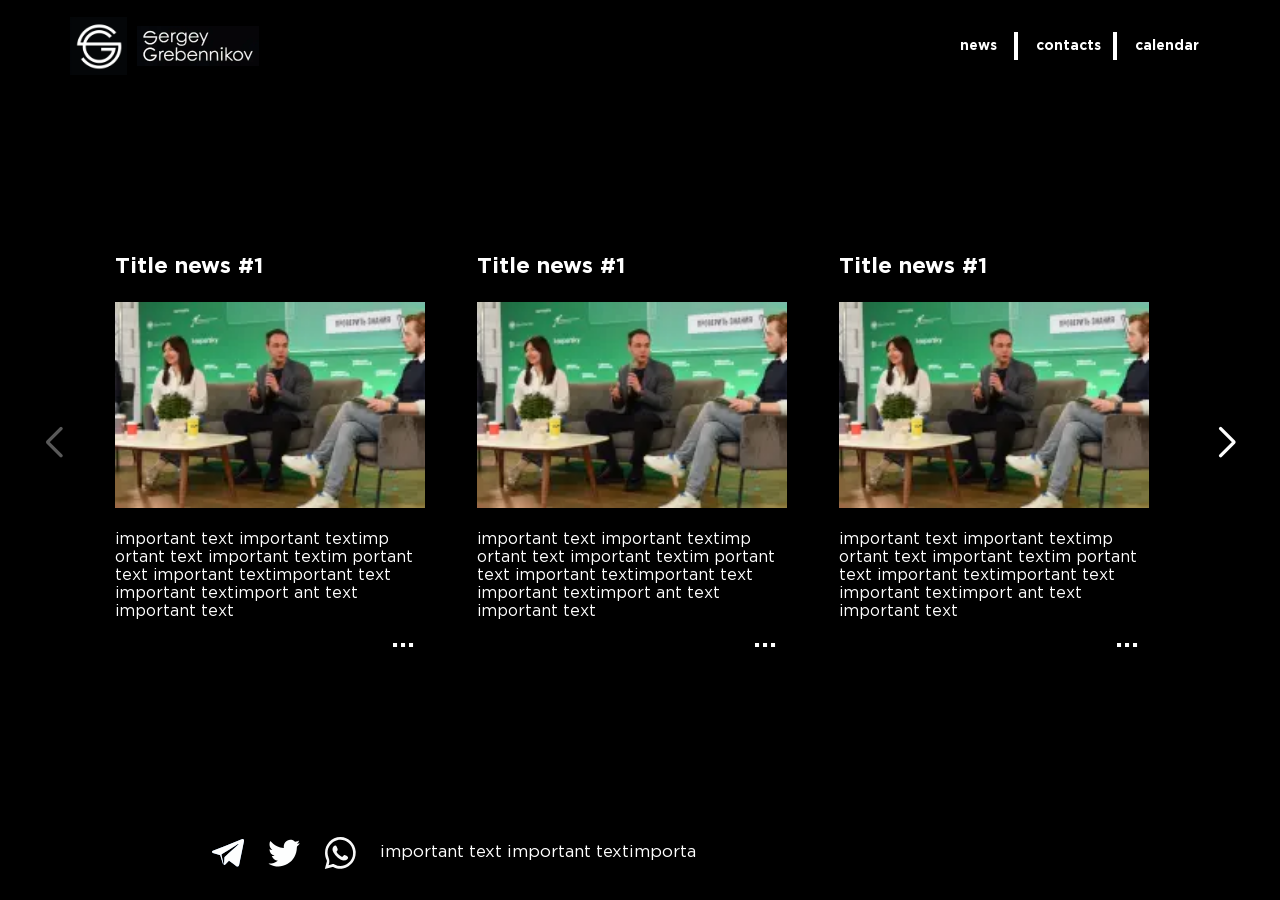
<file: about.html>
<!DOCTYPE html><html lang="en"><head>    <meta charset="UTF-8">    <meta name="viewport" content="width=device-width, initial-scale=1, shrink-to-fit=no, viewport-fit=cover'">    <base href="/">    <link rel="icon" href="/assets/img/logo.svg" type="svg+xml">    <link rel="stylesheet" href="/assets/css/swiper-bundle.min.css">    <link rel="stylesheet" href="/assets/css/bootstrap-reboot.min.css">    <link rel="stylesheet" href="/assets/css/bootstrap-grid.min.css">    <link rel="stylesheet" href="/assets/css/index.css">    <!-- <script src="https://polyfill.io/v3/polyfill.min.js?flags=gated&features=IntersectionObserver"        crossorigin="anonymous"></script>    <script async src="https://cdn.jsdelivr.net/npm/loading-attribute-polyfill@0.2.0/loading-attribute-polyfill.min.js"        integrity="sha256-kX73NqVUoUbV0K44kgoqP8P8IZfU0OEjr/afCnK2Mrg=" crossorigin="anonymous"></script> -->    <title>Sergey Grebennikov</title></head><body><header>  <div class="container p-0">    <div class="header-container mobile">      <div class="logo__section">        <a class="logo__wrapper" href="/">          <picture><source srcset="/assets/img/logo.webp" type="image/webp"><img src="/assets/img/logo.png" alt="Logo"></picture>          <div class="logo__name"><picture><source srcset="/assets/img/name.webp" type="image/webp"><img src="/assets/img/name.png" alt=""></picture></div>        </a>      </div>      <div class="hamburger__section" id="hamburgerSection">        <div class="hamburger__item"></div>        <a href="about.html" class="menu-link active">news</a>        <div class="hamburger__item"></div>        <a href="contacts.html" class="menu-link">contacts</a>        <div class="hamburger__item"></div>        <a href="calendar.html" class="menu-link">calendar</a>        <a class="logo__wrapper__opened" href="/">          <picture><source srcset="/assets/img/logo.webp" type="image/webp"><img src="/assets/img/logo.png" alt="Logo"></picture>        </a>      </div>    </div>    <div class="header-container desktop">      <div class="logo__section">        <a class="logo__wrapper" href="/">          <picture><source srcset="/assets/img/logo.webp" type="image/webp"><img src="/assets/img/logo.png" alt="Logo"></picture>          <div class="logo__name"><picture><source srcset="/assets/img/name.webp" type="image/webp"><img src="/assets/img/name.png" alt=""></picture></div>        </a>      </div>      <div class="desktop-links">        <a href="about.html" class="menu-link" style="width: 36px;">news</a>        <div class="hamburger__item"></div>        <a href="contacts.html" class="menu-link" style="width: 59px;">contacts</a>        <div class="hamburger__item"></div>        <a href="calendar.html" class="menu-link" style="width: 60px;">calendar</a>      </div>    </div>  </div></header><div id="animationsPolygon"></div><main>    <section class="news">  <div class="news-wrapper news-list-wrapper container">    <div class="swiper-button-next"></div>    <div class="swiper-button-prev"></div>    <div class="swiper horizontal-desktop-slider">      <div class="swiper-wrapper">        <div class="swiper-slide">          <a class="news-item" href="news-single.html">            <h3 class="news-title">Title news #1</h3>            <div class="news-img">              <picture><source srcset="/assets/img/news/news.webp" type="image/webp"><img data-src="/assets/img/news/news.png" class="swiper-lazy" alt=""></picture>            </div>            <p class="news-annotation">              important text important textimp              ortant text important textim              portant text important textimportant text important textimport              ant text important text            </p>            <div class="d-flex justify-content-end">              <button class="dots">                ...              </button>            </div>          </a>        </div>        <div class="swiper-slide">          <a class="news-item" href="news-single.html">            <h3 class="news-title">Title news #1</h3>            <div class="news-img">              <picture><source srcset="/assets/img/news/news.webp" type="image/webp"><img data-src="/assets/img/news/news.png" class="swiper-lazy" alt=""></picture>            </div>            <p class="news-annotation">              important text important textimp              ortant text important textim              portant text important textimportant text important textimport              ant text important text            </p>            <div class="d-flex justify-content-end">              <button class="dots">                ...              </button>            </div>          </a>        </div>        <div class="swiper-slide">          <a class="news-item" href="news-single.html">            <h3 class="news-title">Title news #1</h3>            <div class="news-img">              <picture><source srcset="/assets/img/news/news.webp" type="image/webp"><img data-src="/assets/img/news/news.png" class="swiper-lazy" alt=""></picture>            </div>            <p class="news-annotation">              important text important textimp              ortant text important textim              portant text important textimportant text important textimport              ant text important text            </p>            <div class="d-flex justify-content-end">              <button class="dots">                ...              </button>            </div>          </a>        </div>        <div class="swiper-slide">          <a class="news-item" href="news-single.html">            <h3 class="news-title">Title news #1</h3>            <div class="news-img">              <picture><source srcset="/assets/img/news/news.webp" type="image/webp"><img data-src="/assets/img/news/news.png" class="swiper-lazy" alt=""></picture>            </div>            <p class="news-annotation">              important text important textimp              ortant text important textim              portant text important textimportant text important textimport              ant text important text            </p>            <div class="d-flex justify-content-end">              <button class="dots">                ...              </button>            </div>          </a>        </div>        <div class="swiper-slide">          <a class="news-item" href="news-single.html">            <h3 class="news-title">Title news #1</h3>            <div class="news-img">              <picture><source srcset="/assets/img/news/news.webp" type="image/webp"><img data-src="/assets/img/news/news.png" class="swiper-lazy" alt=""></picture>            </div>            <p class="news-annotation">              important text important textimp              ortant text important textim              portant text important textimportant text important textimport              ant text important text            </p>            <div class="d-flex justify-content-end">              <button class="dots">                ...              </button>            </div>          </a>        </div>      </div>    </div>  </div></section></main><footer>  <div class="d-flex align-items-center container">    <a href="http://" target="_blank" rel="noopener noreferrer">      <picture><source srcset="/assets/img/social/tg.svg" type="image/webp"><img src="/assets/img/social/tg.svg" alt="telegram"></picture>    </a>    <a href="http://" target="_blank" rel="noopener noreferrer">      <picture><source srcset="/assets/img/social/tw.svg" type="image/webp"><img src="/assets/img/social/tw.svg" alt="twitter"></picture>    </a>    <a href="http://" target="_blank" rel="noopener noreferrer">      <picture><source srcset="/assets/img/social/wa.svg" type="image/webp"><img src="/assets/img/social/wa.svg" alt="whatsapp"></picture>    </a>    <p>important text important textimporta</p>  </div></footer><script src="/assets/js/checkState.js"></script><script src="/assets/js/swiper-bundle.min.js"></script><script src="/assets/js/index.js"></script><script src="/assets/js/player.js"></script></body>
</file>
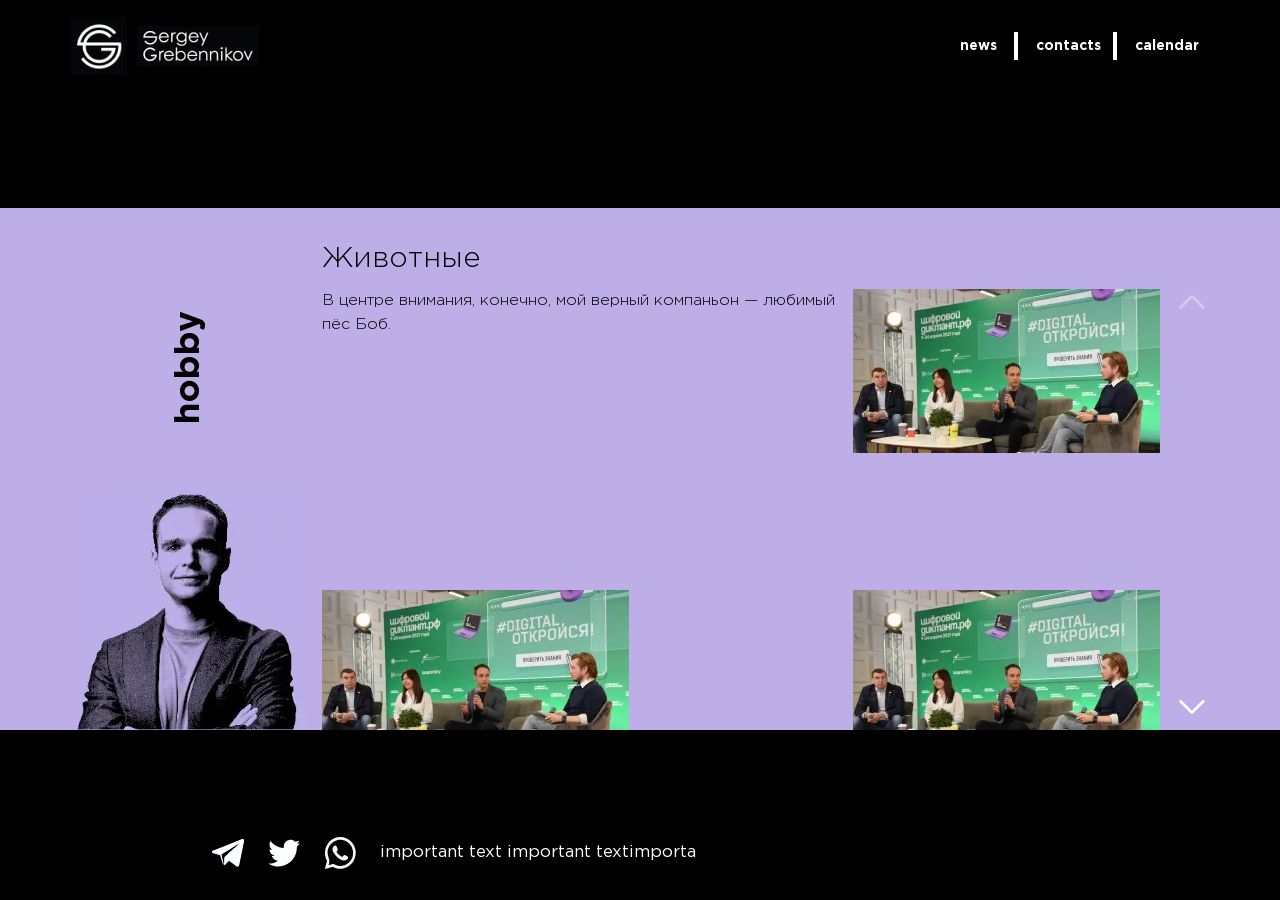
<file: animals.html>
<!DOCTYPE html><html lang="en"><head>    <meta charset="UTF-8">    <meta name="viewport" content="width=device-width, initial-scale=1, shrink-to-fit=no, viewport-fit=cover'">    <base href="/">    <link rel="icon" href="/assets/img/logo.svg" type="svg+xml">    <link rel="stylesheet" href="/assets/css/swiper-bundle.min.css">    <link rel="stylesheet" href="/assets/css/bootstrap-reboot.min.css">    <link rel="stylesheet" href="/assets/css/bootstrap-grid.min.css">    <link rel="stylesheet" href="/assets/css/index.css">    <!-- <script src="https://polyfill.io/v3/polyfill.min.js?flags=gated&features=IntersectionObserver"        crossorigin="anonymous"></script>    <script async src="https://cdn.jsdelivr.net/npm/loading-attribute-polyfill@0.2.0/loading-attribute-polyfill.min.js"        integrity="sha256-kX73NqVUoUbV0K44kgoqP8P8IZfU0OEjr/afCnK2Mrg=" crossorigin="anonymous"></script> -->    <title>Sergey Grebennikov</title></head><body>  <header>  <div class="container p-0">    <div class="header-container mobile">      <div class="logo__section">        <a class="logo__wrapper" href="/">          <picture><source srcset="/assets/img/logo.webp" type="image/webp"><img src="/assets/img/logo.png" alt="Logo"></picture>          <div class="logo__name"><picture><source srcset="/assets/img/name.webp" type="image/webp"><img src="/assets/img/name.png" alt="Sergey Grebennikov"></picture></div>        </a>      </div>      <div class="hamburger__section" id="hamburgerSection">        <div class="hamburger__item"></div>        <a href="/news.html" class="menu-link active">news</a>        <div class="hamburger__item"></div>        <a href="/contacts.html" class="menu-link">contacts</a>        <div class="hamburger__item"></div>        <a href="/calendar.html" class="menu-link">calendar</a>        <a class="logo__wrapper__opened" href="/">          <picture><source srcset="/assets/img/logo.webp" type="image/webp"><img src="/assets/img/logo.png" alt="Logo"></picture>        </a>      </div>    </div>    <div class="header-container desktop">      <div class="logo__section">        <a class="logo__wrapper" href="/">          <picture><source srcset="/assets/img/logo.webp" type="image/webp"><img src="/assets/img/logo.png" alt="Logo"></picture>          <div class="logo__name"><picture><source srcset="/assets/img/name.webp" type="image/webp"><img src="/assets/img/name.png" alt="Sergey Grebennikov"></picture></div>        </a>      </div>      <div class="desktop-links">        <a href="/news.html" class="menu-link" style="width: 36px;">news</a>        <div class="hamburger__item"></div>        <a href="/contacts.html" class="menu-link" style="width: 59px;">contacts</a>        <div class="hamburger__item"></div>        <a href="/calendar.html" class="menu-link" style="width: 60px;">calendar</a>      </div>    </div>  </div></header><div id="animationsPolygon"></div>  <main class="single-main">    <section class="news">      <div class="news-wrapper single-news hobby-single-mobile">        <div class="container p-0 pt-3">          <div class="news-item news-item-mobile">            <h3 class="news-title">Животные</h3>            <div class="news-img">              <picture><source srcset="/assets/img/news/news.webp" type="image/webp"><img src="/assets/img/news/news.png" alt=""></picture>            </div>            <!-- <p class="news-bold">              Мне нравится общаться с интересными людьми и на разные темы на отраслевых мероприятиях, в подкасте «А за окном Россия», в эфирах программы «Digital Наука» и т.д. Это не только даёт пищу для ума и расширяет горизонты познания, но и часто приводит к дружбе и новым проектам.             </p> -->            <p class="news-annotation">              В центре внимания, конечно, мой верный компаньон — любимый пёс Боб.</p>          </div>        </div>      </div>    </section>    <section class="single-page desktop hobby-page">      <div class="wrapper">        <div class="container d-flex p-0">          <div class="slide-left">            <div class="slide-name slide-name__hobby">              hobby            </div>            <div class="slide-image">              <picture><source srcset="/assets/img/primary/hobby2.webp" type="image/webp"><img src="/assets/img/primary/hobby2.png" alt=""></picture>            </div>          </div>          <div class="slide-right slide-right-gallery">            <p class="title">Животные</p>            <!-- <p class="subtitle">Subtitle</p> -->            <div class="desktop-vertical-slider">              <div class="swiper-button-next singlepagedesktop-next"></div>              <div class="swiper-button-prev singlepagedesktop-prev"></div>              <div class="swiper singlepagedesktop-" id="singlePageDesktop">                <div class="swiper-wrapper">                  <div class="swiper-slide">                    <div class="desktop-vertical-slide">                      <a>                        <p class="text">                          В центре внимания, конечно, мой верный компаньон — любимый пёс Боб.</p>                      </a>                      <a>                        <div class="image">                          <picture><source srcset="/assets/img/news/news-big.webp" type="image/webp"><img data-src="/assets/img/news/news-big.png" class="swiper-lazy" alt=""></picture>                        </div>                      </a>                    </div>                  </div>                  <div class="swiper-slide">                    <div class="desktop-vertical-slide">                      <a>                        <div class="image">                          <picture><source srcset="/assets/img/news/news-big.webp" type="image/webp"><img data-src="/assets/img/news/news-big.png" class="swiper-lazy" alt=""></picture>                        </div>                      </a>                      <a>                        <div class="image">                          <picture><source srcset="/assets/img/news/news-big.webp" type="image/webp"><img data-src="/assets/img/news/news-big.png" class="swiper-lazy" alt=""></picture>                        </div>                      </a>                    </div>                  </div>                  <div class="swiper-slide">                    <div class="desktop-vertical-slide">                      <a>                        <div class="image">                          <picture><source srcset="/assets/img/news/news-big.webp" type="image/webp"><img data-src="/assets/img/news/news-big.png" class="swiper-lazy" alt=""></picture>                        </div>                      </a>                      <a>                        <div class="image">                          <picture><source srcset="/assets/img/news/news-big.webp" type="image/webp"><img data-src="/assets/img/news/news-big.png" class="swiper-lazy" alt=""></picture>                        </div>                      </a>                    </div>                  </div>                </div>              </div>            </div>          </div>        </div>      </div>    </section>  </main>  <footer>  <div class="d-flex align-items-center container">    <a href="http://" target="_blank" rel="noopener noreferrer">      <picture><source srcset="/assets/img/social/tg.svg" type="image/webp"><img src="/assets/img/social/tg.svg" alt="telegram"></picture>    </a>    <a href="http://" target="_blank" rel="noopener noreferrer">      <picture><source srcset="/assets/img/social/tw.svg" type="image/webp"><img src="/assets/img/social/tw.svg" alt="twitter"></picture>    </a>    <a href="http://" target="_blank" rel="noopener noreferrer">      <picture><source srcset="/assets/img/social/wa.svg" type="image/webp"><img src="/assets/img/social/wa.svg" alt="whatsapp"></picture>    </a>    <p>important text important textimporta</p>  </div></footer>  <script src="/assets/js/checkState.js"></script><script src="/assets/js/swiper-bundle.min.js"></script><script src="/assets/js/index.js"></script><script src="/assets/js/player.js"></script>  <!-- <div class="swiper single-page-swiper">    <div class="swiper-wrapper">      <div class="swiper-slide">        <p class="text">Lorem ipsum dolor sit amet consectetur, adipisicing elit. Hic officia eveniet quidem          quibusdam ut quo tempora debitis numquam porro optio sunt amet, asperiores atque similique est non          harum ipsa labore?</p>        <p class="text">          Lorem ipsum dolor sit amet consectetur adipisicing elit. Aliquid velit repellat ea dignissimos          molestias nulla, dicta corporis deserunt similique illo autem quisquam pariatur sequi vel adipisci.          Earum tempore quis odio. Lorem ipsum dolor sit amet consectetur adipisicing elit. Maiores ea iure          quidem expedita minima aut fuga ratione quod alias autem, architecto illo inventore corporis iusto a          sint. Quisquam, in consequuntur!        </p>        <p class="text">          Lorem ipsum dolor sit amet consectetur adipisicing elit. Aliquid velit repellat ea dignissimos          molestias nulla, dicta corporis deserunt similique illo autem quisquam pariatur sequi vel adipisci.          Earum tempore quis odio. Lorem ipsum dolor sit amet consectetur adipisicing elit. Maiores ea iure          quidem expedita minima aut fuga ratione quod alias autem, architecto illo inventore corporis iusto a          sint. Quisquam, in consequuntur!        </p>        <p class="text">          Lorem ipsum dolor sit amet consectetur adipisicing elit. Aliquid velit repellat ea dignissimos          molestias nulla, dicta corporis deserunt similique illo autem quisquam pariatur sequi vel adipisci.          Earum tempore quis odio. Lorem ipsum dolor sit amet consectetur adipisicing elit. Maiores ea iure          quidem expedita minima aut fuga ratione quod alias autem, architecto illo inventore corporis iusto a          sint. Quisquam, in consequuntur!        </p>      </div>    </div>  </div> --></body>
</file>
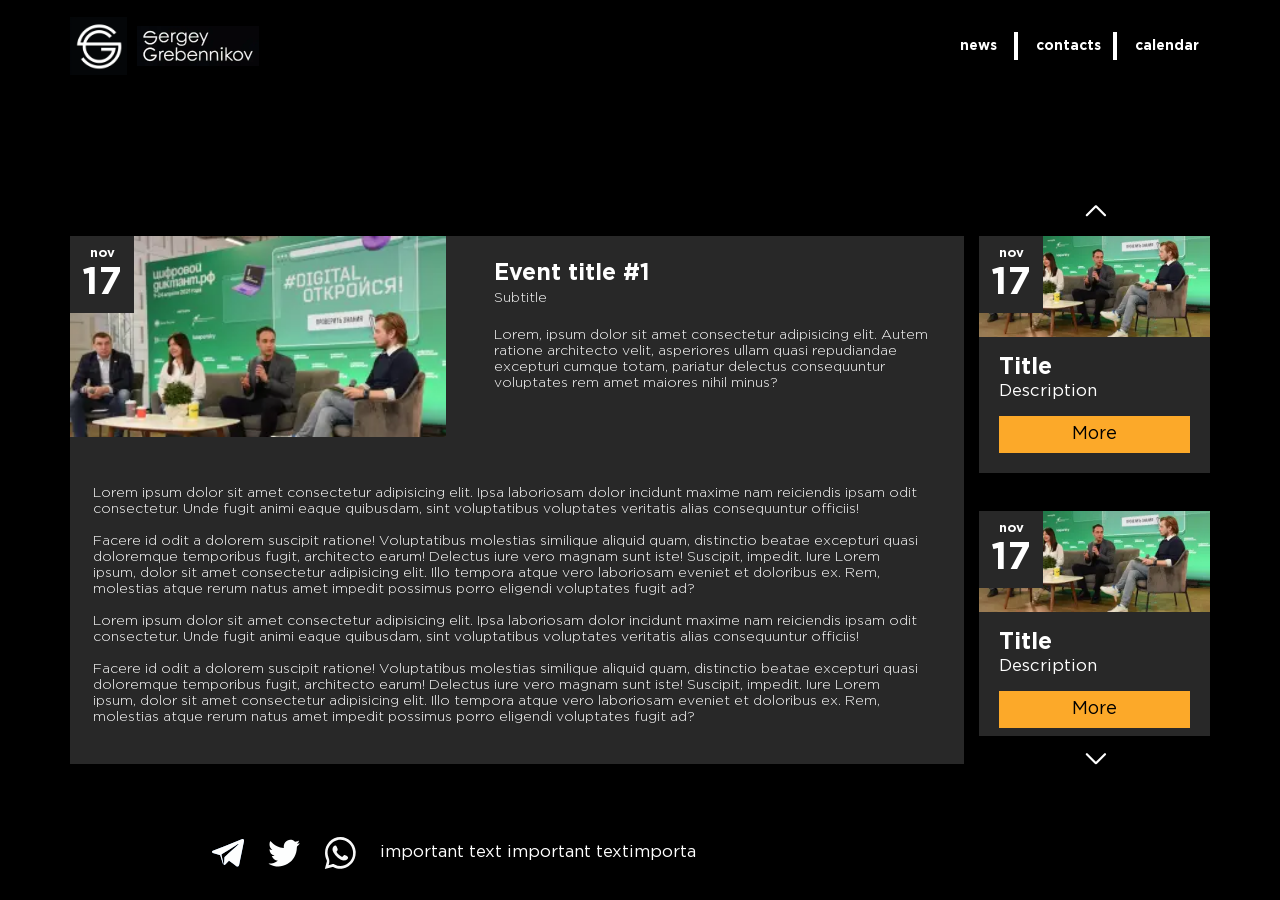
<file: calendar-single.html>
<!DOCTYPE html><html lang="en"><head>    <meta charset="UTF-8">    <meta name="viewport" content="width=device-width, initial-scale=1, shrink-to-fit=no, viewport-fit=cover'">    <base href="/">    <link rel="icon" href="/assets/img/logo.svg" type="svg+xml">    <link rel="stylesheet" href="/assets/css/swiper-bundle.min.css">    <link rel="stylesheet" href="/assets/css/bootstrap-reboot.min.css">    <link rel="stylesheet" href="/assets/css/bootstrap-grid.min.css">    <link rel="stylesheet" href="/assets/css/index.css">    <!-- <script src="https://polyfill.io/v3/polyfill.min.js?flags=gated&features=IntersectionObserver"        crossorigin="anonymous"></script>    <script async src="https://cdn.jsdelivr.net/npm/loading-attribute-polyfill@0.2.0/loading-attribute-polyfill.min.js"        integrity="sha256-kX73NqVUoUbV0K44kgoqP8P8IZfU0OEjr/afCnK2Mrg=" crossorigin="anonymous"></script> -->    <title>Sergey Grebennikov</title></head><body><header>  <div class="container p-0">    <div class="header-container mobile">      <div class="logo__section">        <a class="logo__wrapper" href="/">          <picture><source srcset="/assets/img/logo.webp" type="image/webp"><img src="/assets/img/logo.png" alt="Logo"></picture>          <div class="logo__name"><picture><source srcset="/assets/img/name.webp" type="image/webp"><img src="/assets/img/name.png" alt="Sergey Grebennikov"></picture></div>        </a>      </div>      <div class="hamburger__section" id="hamburgerSection">        <div class="hamburger__item"></div>        <a href="/news.html" class="menu-link active">news</a>        <div class="hamburger__item"></div>        <a href="/contacts.html" class="menu-link">contacts</a>        <div class="hamburger__item"></div>        <a href="/calendar.html" class="menu-link">calendar</a>        <a class="logo__wrapper__opened" href="/">          <picture><source srcset="/assets/img/logo.webp" type="image/webp"><img src="/assets/img/logo.png" alt="Logo"></picture>        </a>      </div>    </div>    <div class="header-container desktop">      <div class="logo__section">        <a class="logo__wrapper" href="/">          <picture><source srcset="/assets/img/logo.webp" type="image/webp"><img src="/assets/img/logo.png" alt="Logo"></picture>          <div class="logo__name"><picture><source srcset="/assets/img/name.webp" type="image/webp"><img src="/assets/img/name.png" alt="Sergey Grebennikov"></picture></div>        </a>      </div>      <div class="desktop-links">        <a href="/news.html" class="menu-link" style="width: 36px;">news</a>        <div class="hamburger__item"></div>        <a href="/contacts.html" class="menu-link" style="width: 59px;">contacts</a>        <div class="hamburger__item"></div>        <a href="/calendar.html" class="menu-link" style="width: 60px;">calendar</a>      </div>    </div>  </div></header><div id="animationsPolygon"></div><main>    <section class="news">  <div class="news-wrapper single-news calendar-wrapper">    <div class="container p-0 pt-3">      <div class="news-item news-item-mobile">        <h3 class="news-title">Title event #1</h3>        <div class="news-img calendar-img">          <div class="calendar-date">            <p>nov</p>            <p>17</p>          </div>          <picture><source srcset="/assets/img/news/news.webp" type="image/webp"><img src="/assets/img/news/news.png" alt=""></picture>        </div>        <p class="news-annotation">          important text important textimp          ortant text important textim          portant text important textimportant text important textimport          ant text important text          Lorem ipsum dolor sit amet consectetur adipisicing elit. At voluptate autem temporibus ratione dicta deserunt,          et sit, voluptas quibusdam debitis quas? Distinctio doloribus at soluta ullam porro pariatur ab autem!        </p>        <p class="news-annotation">          important text important textimp          ortant text important textim          portant text important textimportant text important textimport          ant text important text        </p>        <p class="news-annotation">          important text important textimp          ortant text important textim          portant text important textimportant text important textimport          ant text important text        </p>        <p class="news-annotation">          important text important textimp          ortant text important textim          portant text important textimportant text important textimport          ant text important text        </p>        <p class="news-annotation">          important text important textimp          ortant text important textim          portant text important textimportant text important textimport          ant text important text        </p>      </div>    </div>  </div>  <div class="news-item-desktop">    <div class="black-single calendar-single container">      <div class="content">        <div class="left">          <div class="top">            <div class="image">              <div class="calendar-date">                <p>nov</p>                <p>17</p>              </div>              <picture><source srcset="/assets/img/news/news-big.webp" type="image/webp"><img src="/assets/img/news/news-big.png" alt=""></picture>            </div>            <div class="text">              <h3 class="title">Event title #1</h3>              <p class="subtitle">Subtitle</p>              <p>Lorem, ipsum dolor sit amet consectetur adipisicing elit. Autem ratione architecto velit, asperiores                ullam quasi repudiandae excepturi cumque totam, pariatur delectus consequuntur voluptates rem amet                maiores nihil minus?</p>            </div>          </div>          <div class="bottom">            <p>Lorem ipsum dolor sit amet consectetur adipisicing elit. Ipsa laboriosam dolor incidunt maxime nam              reiciendis ipsam odit consectetur. Unde fugit animi eaque quibusdam, sint voluptatibus voluptates              veritatis alias consequuntur officiis!</p>            <p>Facere id odit a dolorem suscipit ratione! Voluptatibus molestias similique aliquid quam, distinctio              beatae excepturi quasi doloremque temporibus fugit, architecto earum! Delectus iure vero magnam sunt              iste! Suscipit, impedit. Iure Lorem ipsum, dolor sit amet consectetur adipisicing elit. Illo tempora atque              vero laboriosam eveniet et doloribus ex. Rem, molestias atque rerum natus amet impedit possimus porro              eligendi voluptates fugit ad?</p>            <p>Lorem ipsum dolor sit amet consectetur adipisicing elit. Ipsa laboriosam dolor incidunt maxime nam              reiciendis ipsam odit consectetur. Unde fugit animi eaque quibusdam, sint voluptatibus voluptates              veritatis alias consequuntur officiis!</p>            <p>Facere id odit a dolorem suscipit ratione! Voluptatibus molestias similique aliquid quam, distinctio              beatae excepturi quasi doloremque temporibus fugit, architecto earum! Delectus iure vero magnam sunt              iste! Suscipit, impedit. Iure Lorem ipsum, dolor sit amet consectetur adipisicing elit. Illo tempora atque              vero laboriosam eveniet et doloribus ex. Rem, molestias atque rerum natus amet impedit possimus porro              eligendi voluptates fugit ad?</p>          </div>        </div>        <div class="right">          <div class="black-single-slider calendar-single-slider">            <div class="swiper-button-next black-slider-next"></div>            <div class="swiper-button-prev black-slider-prev"></div>            <div class="swiper black-slider">              <div class="swiper-wrapper">                <div class="swiper-slide">                  <a href="/calendar-single.html" class="calendar-item d-block">                    <div class="image">                      <div class="calendar-date">                        <p>nov</p>                        <p>17</p>                      </div>                      <picture><source srcset="/assets/img/news/news.webp" type="image/webp"><img src="/assets/img/news/news.png" alt=""></picture>                    </div>                    <div class="footer">                      <div class="text">                        <p>Title</p>                        <p>Description</p>                      </div>                      <button>More</button>                    </div>                  </a>                </div>                <div class="swiper-slide">                  <a href="/calendar-single.html" class="calendar-item d-block">                    <div class="image">                      <div class="calendar-date">                        <p>nov</p>                        <p>17</p>                      </div>                      <picture><source srcset="/assets/img/news/news.webp" type="image/webp"><img src="/assets/img/news/news.png" alt=""></picture>                    </div>                    <div class="footer">                      <div class="text">                        <p>Title</p>                        <p>Description</p>                      </div>                      <button>More</button>                    </div>                  </a>                </div>                <div class="swiper-slide">                  <a href="/calendar-single.html" class="calendar-item d-block">                    <div class="image">                      <div class="calendar-date">                        <p>nov</p>                        <p>17</p>                      </div>                      <picture><source srcset="/assets/img/news/news.webp" type="image/webp"><img src="/assets/img/news/news.png" alt=""></picture>                    </div>                    <div class="footer">                      <div class="text">                        <p>Title</p>                        <p>Description</p>                      </div>                      <button>More</button>                    </div>                  </a>                </div>              </div>            </div>          </div>        </div>      </div>    </div>  </div></section></main><footer>  <div class="d-flex align-items-center container">    <a href="http://" target="_blank" rel="noopener noreferrer">      <picture><source srcset="/assets/img/social/tg.svg" type="image/webp"><img src="/assets/img/social/tg.svg" alt="telegram"></picture>    </a>    <a href="http://" target="_blank" rel="noopener noreferrer">      <picture><source srcset="/assets/img/social/tw.svg" type="image/webp"><img src="/assets/img/social/tw.svg" alt="twitter"></picture>    </a>    <a href="http://" target="_blank" rel="noopener noreferrer">      <picture><source srcset="/assets/img/social/wa.svg" type="image/webp"><img src="/assets/img/social/wa.svg" alt="whatsapp"></picture>    </a>    <p>important text important textimporta</p>  </div></footer><script src="/assets/js/checkState.js"></script><script src="/assets/js/swiper-bundle.min.js"></script><script src="/assets/js/index.js"></script><script src="/assets/js/player.js"></script></body>
</file>
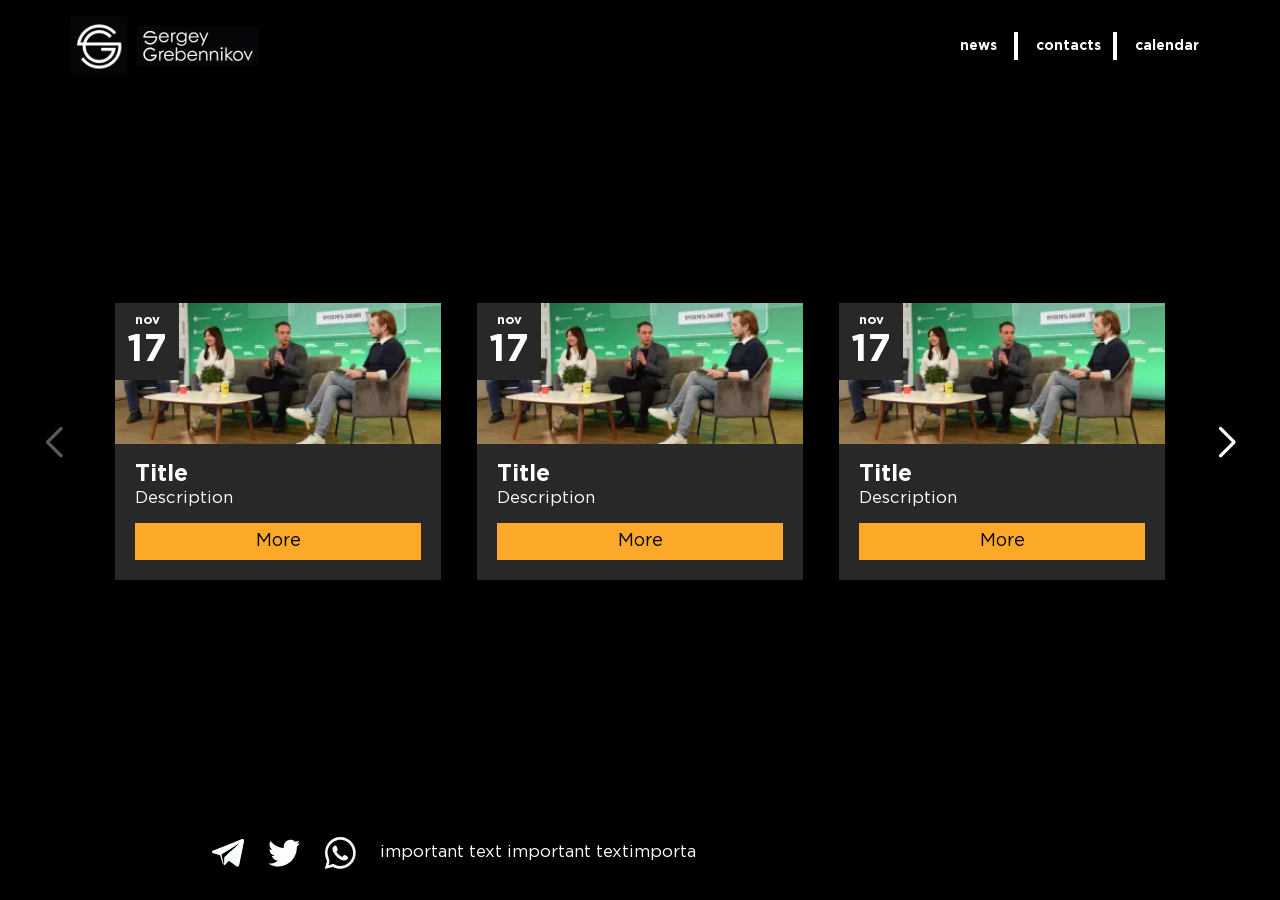
<file: calendar.html>
<!DOCTYPE html><html lang="en"><head>    <meta charset="UTF-8">    <meta name="viewport" content="width=device-width, initial-scale=1, shrink-to-fit=no, viewport-fit=cover'">    <base href="/">    <link rel="icon" href="/assets/img/logo.svg" type="svg+xml">    <link rel="stylesheet" href="/assets/css/swiper-bundle.min.css">    <link rel="stylesheet" href="/assets/css/bootstrap-reboot.min.css">    <link rel="stylesheet" href="/assets/css/bootstrap-grid.min.css">    <link rel="stylesheet" href="/assets/css/index.css">    <!-- <script src="https://polyfill.io/v3/polyfill.min.js?flags=gated&features=IntersectionObserver"        crossorigin="anonymous"></script>    <script async src="https://cdn.jsdelivr.net/npm/loading-attribute-polyfill@0.2.0/loading-attribute-polyfill.min.js"        integrity="sha256-kX73NqVUoUbV0K44kgoqP8P8IZfU0OEjr/afCnK2Mrg=" crossorigin="anonymous"></script> -->    <title>Sergey Grebennikov</title></head><body><header>  <div class="container p-0">    <div class="header-container mobile">      <div class="logo__section">        <a class="logo__wrapper" href="/">          <picture><source srcset="/assets/img/logo.webp" type="image/webp"><img src="/assets/img/logo.png" alt="Logo"></picture>          <div class="logo__name"><picture><source srcset="/assets/img/name.webp" type="image/webp"><img src="/assets/img/name.png" alt="Sergey Grebennikov"></picture></div>        </a>      </div>      <div class="hamburger__section" id="hamburgerSection">        <div class="hamburger__item"></div>        <a href="/news.html" class="menu-link active">news</a>        <div class="hamburger__item"></div>        <a href="/contacts.html" class="menu-link">contacts</a>        <div class="hamburger__item"></div>        <a href="/calendar.html" class="menu-link">calendar</a>        <a class="logo__wrapper__opened" href="/">          <picture><source srcset="/assets/img/logo.webp" type="image/webp"><img src="/assets/img/logo.png" alt="Logo"></picture>        </a>      </div>    </div>    <div class="header-container desktop">      <div class="logo__section">        <a class="logo__wrapper" href="/">          <picture><source srcset="/assets/img/logo.webp" type="image/webp"><img src="/assets/img/logo.png" alt="Logo"></picture>          <div class="logo__name"><picture><source srcset="/assets/img/name.webp" type="image/webp"><img src="/assets/img/name.png" alt="Sergey Grebennikov"></picture></div>        </a>      </div>      <div class="desktop-links">        <a href="/news.html" class="menu-link" style="width: 36px;">news</a>        <div class="hamburger__item"></div>        <a href="/contacts.html" class="menu-link" style="width: 59px;">contacts</a>        <div class="hamburger__item"></div>        <a href="/calendar.html" class="menu-link" style="width: 60px;">calendar</a>      </div>    </div>  </div></header><div id="animationsPolygon"></div><main>    <section class="news">  <div class="news-wrapper news-list-wrapper container">    <div class="swiper-button-next"></div>    <div class="swiper-button-prev"></div>    <div class="swiper horizontal-desktop-slider">      <div class="swiper-wrapper">        <div class="swiper-slide">          <a href="/calendar-single.html" class="calendar-item">            <div class="image">              <div class="calendar-date">                <p>nov</p>                <p>17</p>              </div>              <picture><source srcset="/assets/img/news/news.webp" type="image/webp"><img data-src="/assets/img/news/news.png" class="swiper-lazy" alt=""></picture>            </div>            <div class="footer">              <div class="text">                <p>Title</p>                <p>Description</p>              </div>              <button>More</button>            </div>          </a>        </div>        <div class="swiper-slide">          <a href="/calendar-single.html" class="calendar-item">            <div class="image">              <div class="calendar-date">                <p>nov</p>                <p>17</p>              </div>              <picture><source srcset="/assets/img/news/news.webp" type="image/webp"><img data-src="/assets/img/news/news.png" class="swiper-lazy" alt=""></picture>            </div>            <div class="footer">              <div class="text">                <p>Title</p>                <p>Description</p>              </div>              <button>More</button>            </div>          </a>        </div>        <div class="swiper-slide">          <a href="/calendar-single.html" class="calendar-item">            <div class="image">              <div class="calendar-date">                <p>nov</p>                <p>17</p>              </div>              <picture><source srcset="/assets/img/news/news.webp" type="image/webp"><img data-src="/assets/img/news/news.png" class="swiper-lazy" alt=""></picture>            </div>            <div class="footer">              <div class="text">                <p>Title</p>                <p>Description</p>              </div>              <button>More</button>            </div>          </a>        </div>        <div class="swiper-slide">          <a href="/calendar-single.html" class="calendar-item">            <div class="image">              <div class="calendar-date">                <p>nov</p>                <p>17</p>              </div>              <picture><source srcset="/assets/img/news/news.webp" type="image/webp"><img data-src="/assets/img/news/news.png" class="swiper-lazy" alt=""></picture>            </div>            <div class="footer">              <div class="text">                <p>Title</p>                <p>Description</p>              </div>              <button>More</button>            </div>          </a>        </div>        <div class="swiper-slide">          <a href="/calendar-single.html" class="calendar-item">            <div class="image">              <div class="calendar-date">                <p>nov</p>                <p>17</p>              </div>              <picture><source srcset="/assets/img/news/news.webp" type="image/webp"><img data-src="/assets/img/news/news.png" class="swiper-lazy" alt=""></picture>            </div>            <div class="footer">              <div class="text">                <p>Title</p>                <p>Description</p>              </div>              <button>More</button>            </div>          </a>        </div>      </div>    </div>  </div></section></main><footer>  <div class="d-flex align-items-center container">    <a href="http://" target="_blank" rel="noopener noreferrer">      <picture><source srcset="/assets/img/social/tg.svg" type="image/webp"><img src="/assets/img/social/tg.svg" alt="telegram"></picture>    </a>    <a href="http://" target="_blank" rel="noopener noreferrer">      <picture><source srcset="/assets/img/social/tw.svg" type="image/webp"><img src="/assets/img/social/tw.svg" alt="twitter"></picture>    </a>    <a href="http://" target="_blank" rel="noopener noreferrer">      <picture><source srcset="/assets/img/social/wa.svg" type="image/webp"><img src="/assets/img/social/wa.svg" alt="whatsapp"></picture>    </a>    <p>important text important textimporta</p>  </div></footer><script src="/assets/js/checkState.js"></script><script src="/assets/js/swiper-bundle.min.js"></script><script src="/assets/js/index.js"></script><script src="/assets/js/player.js"></script></body>
</file>
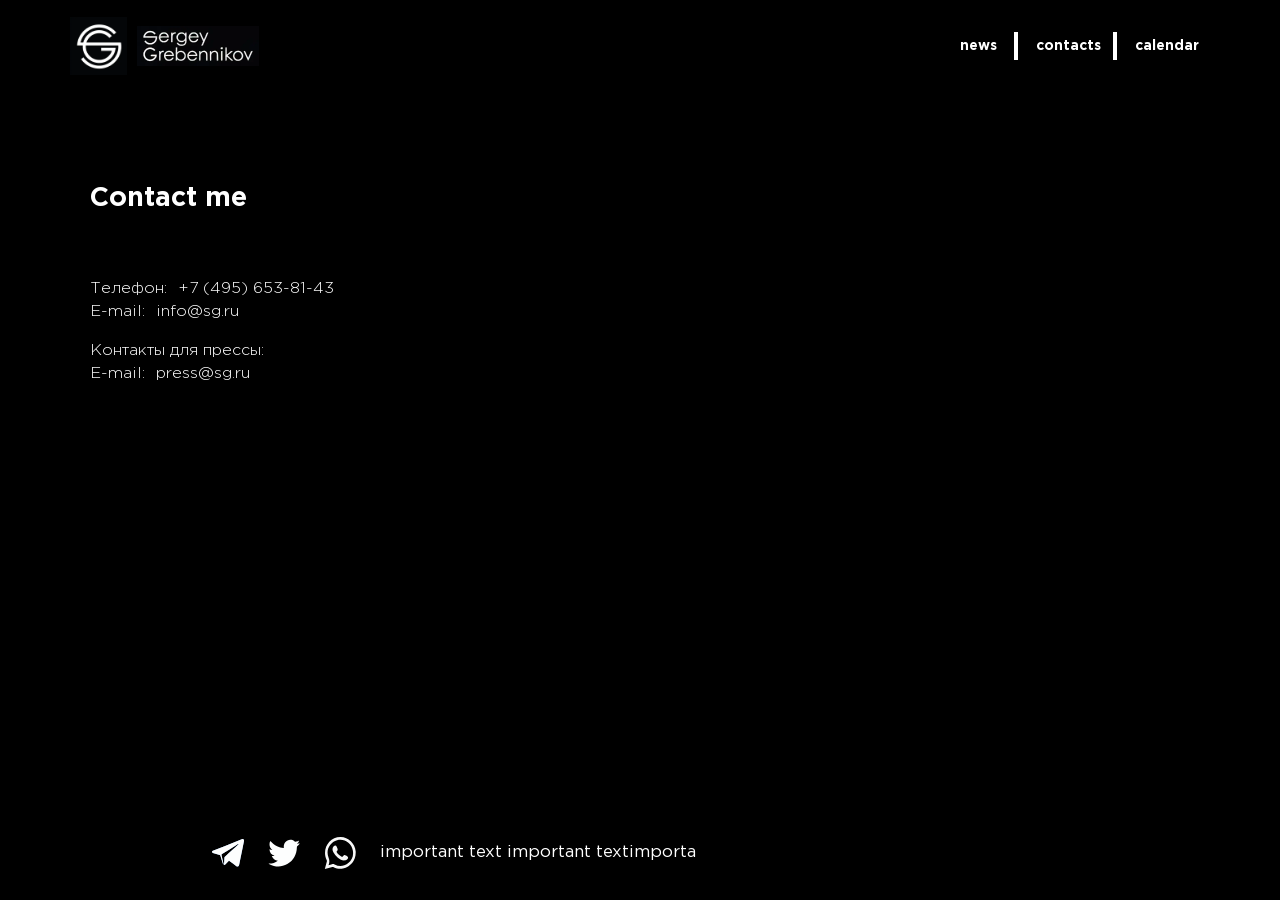
<file: contacts.html>
<!DOCTYPE html><html lang="en"><head>    <meta charset="UTF-8">    <meta name="viewport" content="width=device-width, initial-scale=1, shrink-to-fit=no, viewport-fit=cover'">    <base href="/">    <link rel="icon" href="/assets/img/logo.svg" type="svg+xml">    <link rel="stylesheet" href="/assets/css/swiper-bundle.min.css">    <link rel="stylesheet" href="/assets/css/bootstrap-reboot.min.css">    <link rel="stylesheet" href="/assets/css/bootstrap-grid.min.css">    <link rel="stylesheet" href="/assets/css/index.css">    <!-- <script src="https://polyfill.io/v3/polyfill.min.js?flags=gated&features=IntersectionObserver"        crossorigin="anonymous"></script>    <script async src="https://cdn.jsdelivr.net/npm/loading-attribute-polyfill@0.2.0/loading-attribute-polyfill.min.js"        integrity="sha256-kX73NqVUoUbV0K44kgoqP8P8IZfU0OEjr/afCnK2Mrg=" crossorigin="anonymous"></script> -->    <title>Sergey Grebennikov</title></head><body><header>  <div class="container p-0">    <div class="header-container mobile">      <div class="logo__section">        <a class="logo__wrapper" href="/">          <picture><source srcset="/assets/img/logo.webp" type="image/webp"><img src="/assets/img/logo.png" alt="Logo"></picture>          <div class="logo__name"><picture><source srcset="/assets/img/name.webp" type="image/webp"><img src="/assets/img/name.png" alt="Sergey Grebennikov"></picture></div>        </a>      </div>      <div class="hamburger__section" id="hamburgerSection">        <div class="hamburger__item"></div>        <a href="/news.html" class="menu-link active">news</a>        <div class="hamburger__item"></div>        <a href="/contacts.html" class="menu-link">contacts</a>        <div class="hamburger__item"></div>        <a href="/calendar.html" class="menu-link">calendar</a>        <a class="logo__wrapper__opened" href="/">          <picture><source srcset="/assets/img/logo.webp" type="image/webp"><img src="/assets/img/logo.png" alt="Logo"></picture>        </a>      </div>    </div>    <div class="header-container desktop">      <div class="logo__section">        <a class="logo__wrapper" href="/">          <picture><source srcset="/assets/img/logo.webp" type="image/webp"><img src="/assets/img/logo.png" alt="Logo"></picture>          <div class="logo__name"><picture><source srcset="/assets/img/name.webp" type="image/webp"><img src="/assets/img/name.png" alt="Sergey Grebennikov"></picture></div>        </a>      </div>      <div class="desktop-links">        <a href="/news.html" class="menu-link" style="width: 36px;">news</a>        <div class="hamburger__item"></div>        <a href="/contacts.html" class="menu-link" style="width: 59px;">contacts</a>        <div class="hamburger__item"></div>        <a href="/calendar.html" class="menu-link" style="width: 60px;">calendar</a>      </div>    </div>  </div></header><div id="animationsPolygon"></div><main>    <section class="contacts container p-0">  <div class="contacts-wrapper">    <h3>Contact me</h3>    <div class="img-wrapper">    </div>    <p>Телефон: <a href="tel:+74956538143">+7 (495) 653-81-43</a></p>    <p>E-mail: <a href="mailto:info@sg.ru">info@sg.ru</a></p>    <p class="mt-4">      Контакты для прессы:    </p>    <p>E-mail: <a href="mailto:press@sg.ru">press@sg.ru</a></p>  </div></section></main><footer>  <div class="d-flex align-items-center container">    <a href="http://" target="_blank" rel="noopener noreferrer">      <picture><source srcset="/assets/img/social/tg.svg" type="image/webp"><img src="/assets/img/social/tg.svg" alt="telegram"></picture>    </a>    <a href="http://" target="_blank" rel="noopener noreferrer">      <picture><source srcset="/assets/img/social/tw.svg" type="image/webp"><img src="/assets/img/social/tw.svg" alt="twitter"></picture>    </a>    <a href="http://" target="_blank" rel="noopener noreferrer">      <picture><source srcset="/assets/img/social/wa.svg" type="image/webp"><img src="/assets/img/social/wa.svg" alt="whatsapp"></picture>    </a>    <p>important text important textimporta</p>  </div></footer><script src="/assets/js/checkState.js"></script><script src="/assets/js/swiper-bundle.min.js"></script><script src="/assets/js/index.js"></script><script src="/assets/js/player.js"></script></body>
</file>
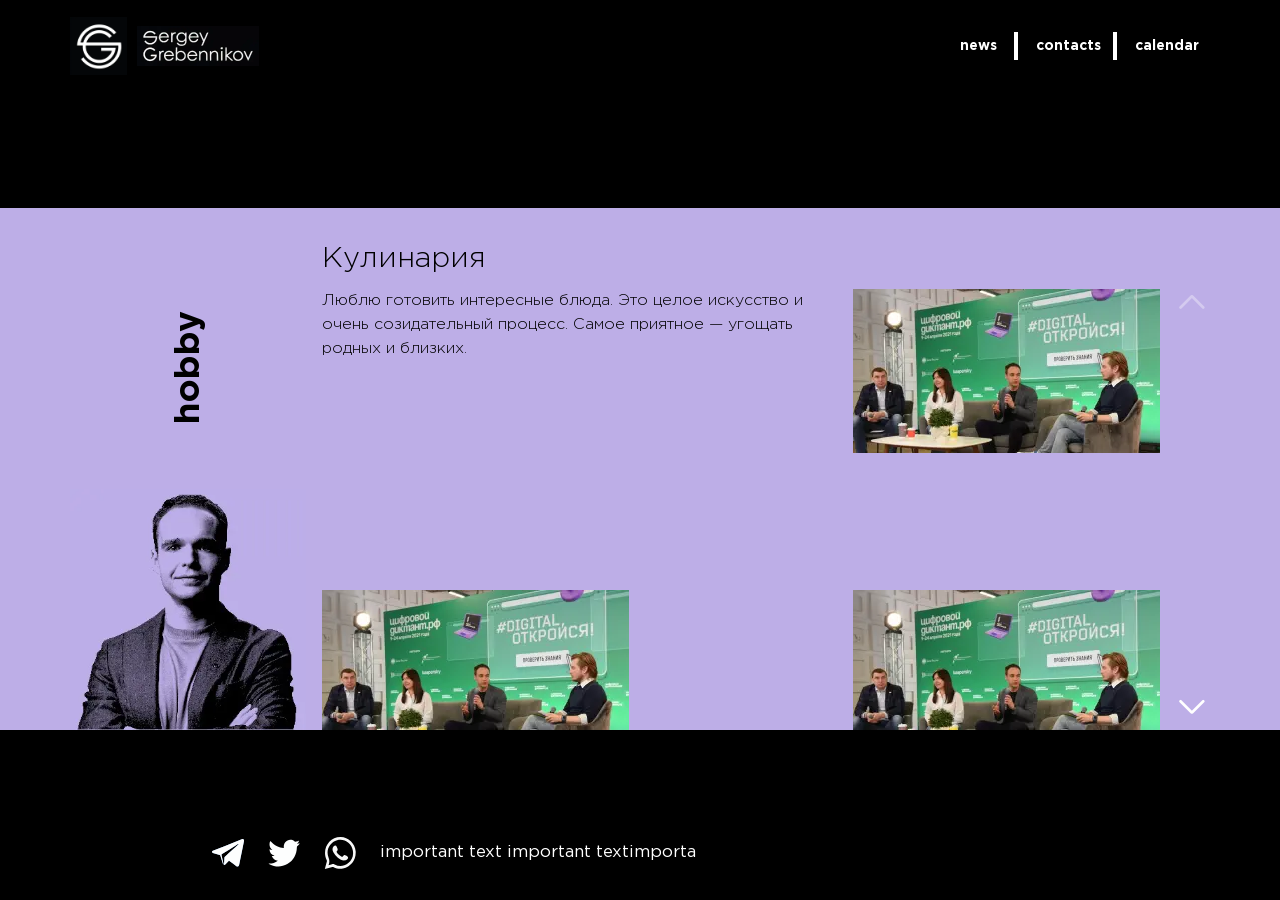
<file: cooking.html>
<!DOCTYPE html><html lang="en"><head>    <meta charset="UTF-8">    <meta name="viewport" content="width=device-width, initial-scale=1, shrink-to-fit=no, viewport-fit=cover'">    <base href="/">    <link rel="icon" href="/assets/img/logo.svg" type="svg+xml">    <link rel="stylesheet" href="/assets/css/swiper-bundle.min.css">    <link rel="stylesheet" href="/assets/css/bootstrap-reboot.min.css">    <link rel="stylesheet" href="/assets/css/bootstrap-grid.min.css">    <link rel="stylesheet" href="/assets/css/index.css">    <!-- <script src="https://polyfill.io/v3/polyfill.min.js?flags=gated&features=IntersectionObserver"        crossorigin="anonymous"></script>    <script async src="https://cdn.jsdelivr.net/npm/loading-attribute-polyfill@0.2.0/loading-attribute-polyfill.min.js"        integrity="sha256-kX73NqVUoUbV0K44kgoqP8P8IZfU0OEjr/afCnK2Mrg=" crossorigin="anonymous"></script> -->    <title>Sergey Grebennikov</title></head><body>  <header>  <div class="container p-0">    <div class="header-container mobile">      <div class="logo__section">        <a class="logo__wrapper" href="/">          <picture><source srcset="/assets/img/logo.webp" type="image/webp"><img src="/assets/img/logo.png" alt="Logo"></picture>          <div class="logo__name"><picture><source srcset="/assets/img/name.webp" type="image/webp"><img src="/assets/img/name.png" alt="Sergey Grebennikov"></picture></div>        </a>      </div>      <div class="hamburger__section" id="hamburgerSection">        <div class="hamburger__item"></div>        <a href="/news.html" class="menu-link active">news</a>        <div class="hamburger__item"></div>        <a href="/contacts.html" class="menu-link">contacts</a>        <div class="hamburger__item"></div>        <a href="/calendar.html" class="menu-link">calendar</a>        <a class="logo__wrapper__opened" href="/">          <picture><source srcset="/assets/img/logo.webp" type="image/webp"><img src="/assets/img/logo.png" alt="Logo"></picture>        </a>      </div>    </div>    <div class="header-container desktop">      <div class="logo__section">        <a class="logo__wrapper" href="/">          <picture><source srcset="/assets/img/logo.webp" type="image/webp"><img src="/assets/img/logo.png" alt="Logo"></picture>          <div class="logo__name"><picture><source srcset="/assets/img/name.webp" type="image/webp"><img src="/assets/img/name.png" alt="Sergey Grebennikov"></picture></div>        </a>      </div>      <div class="desktop-links">        <a href="/news.html" class="menu-link" style="width: 36px;">news</a>        <div class="hamburger__item"></div>        <a href="/contacts.html" class="menu-link" style="width: 59px;">contacts</a>        <div class="hamburger__item"></div>        <a href="/calendar.html" class="menu-link" style="width: 60px;">calendar</a>      </div>    </div>  </div></header><div id="animationsPolygon"></div>  <main class="single-main">    <section class="news">      <div class="news-wrapper single-news hobby-single-mobile">        <div class="container p-0 pt-3">          <div class="news-item news-item-mobile">            <h3 class="news-title">Кулинария </h3>            <div class="news-img">              <picture><source srcset="/assets/img/news/news.webp" type="image/webp"><img src="/assets/img/news/news.png" alt=""></picture>            </div>            <!-- <p class="news-bold">              Мне нравится общаться с интересными людьми и на разные темы на отраслевых мероприятиях, в подкасте «А за окном Россия», в эфирах программы «Digital Наука» и т.д. Это не только даёт пищу для ума и расширяет горизонты познания, но и часто приводит к дружбе и новым проектам.             </p> -->            <p class="news-annotation">              Люблю готовить интересные блюда. Это целое искусство и очень созидательный процесс. Самое приятное — угощать родных и близких.</p>  </div>        </div>      </div>    </section>    <section class="single-page desktop hobby-page">      <div class="wrapper">        <div class="container d-flex p-0">          <div class="slide-left">            <div class="slide-name slide-name__hobby">              hobby            </div>            <div class="slide-image">              <picture><source srcset="/assets/img/primary/hobby2.webp" type="image/webp"><img src="/assets/img/primary/hobby2.png" alt=""></picture>            </div>          </div>          <div class="slide-right slide-right-gallery">            <p class="title">Кулинария </p>            <!-- <p class="subtitle">Subtitle</p> -->            <div class="desktop-vertical-slider">              <div class="swiper-button-next singlepagedesktop-next"></div>              <div class="swiper-button-prev singlepagedesktop-prev"></div>              <div class="swiper singlepagedesktop-" id="singlePageDesktop">                <div class="swiper-wrapper">                  <div class="swiper-slide">                    <div class="desktop-vertical-slide">                      <a>                        <p class="text">                          Люблю готовить интересные блюда. Это целое искусство и очень созидательный процесс. Самое приятное — угощать родных и близких.</p>  </a>                        </a>                      <a>                        <div class="image">                          <picture><source srcset="/assets/img/news/news-big.webp" type="image/webp"><img data-src="/assets/img/news/news-big.png" class="swiper-lazy" alt=""></picture>                        </div>                      </a>                    </div>                  </div>                  <div class="swiper-slide">                    <div class="desktop-vertical-slide">                      <a>                        <div class="image">                          <picture><source srcset="/assets/img/news/news-big.webp" type="image/webp"><img data-src="/assets/img/news/news-big.png" class="swiper-lazy" alt=""></picture>                        </div>                      </a>                      <a>                        <div class="image">                          <picture><source srcset="/assets/img/news/news-big.webp" type="image/webp"><img data-src="/assets/img/news/news-big.png" class="swiper-lazy" alt=""></picture>                        </div>                      </a>                    </div>                  </div>                  <div class="swiper-slide">                    <div class="desktop-vertical-slide">                      <a>                        <div class="image">                          <picture><source srcset="/assets/img/news/news-big.webp" type="image/webp"><img data-src="/assets/img/news/news-big.png" class="swiper-lazy" alt=""></picture>                        </div>                      </a>                      <a>                        <div class="image">                          <picture><source srcset="/assets/img/news/news-big.webp" type="image/webp"><img data-src="/assets/img/news/news-big.png" class="swiper-lazy" alt=""></picture>                        </div>                      </a>                    </div>                  </div>                </div>              </div>            </div>          </div>        </div>      </div>    </section>  </main>  <footer>  <div class="d-flex align-items-center container">    <a href="http://" target="_blank" rel="noopener noreferrer">      <picture><source srcset="/assets/img/social/tg.svg" type="image/webp"><img src="/assets/img/social/tg.svg" alt="telegram"></picture>    </a>    <a href="http://" target="_blank" rel="noopener noreferrer">      <picture><source srcset="/assets/img/social/tw.svg" type="image/webp"><img src="/assets/img/social/tw.svg" alt="twitter"></picture>    </a>    <a href="http://" target="_blank" rel="noopener noreferrer">      <picture><source srcset="/assets/img/social/wa.svg" type="image/webp"><img src="/assets/img/social/wa.svg" alt="whatsapp"></picture>    </a>    <p>important text important textimporta</p>  </div></footer>  <script src="/assets/js/checkState.js"></script><script src="/assets/js/swiper-bundle.min.js"></script><script src="/assets/js/index.js"></script><script src="/assets/js/player.js"></script>  <!-- <div class="swiper single-page-swiper">    <div class="swiper-wrapper">      <div class="swiper-slide">        <p class="text">Lorem ipsum dolor sit amet consectetur, adipisicing elit. Hic officia eveniet quidem          quibusdam ut quo tempora debitis numquam porro optio sunt amet, asperiores atque similique est non          harum ipsa labore?</p>        <p class="text">          Lorem ipsum dolor sit amet consectetur adipisicing elit. Aliquid velit repellat ea dignissimos          molestias nulla, dicta corporis deserunt similique illo autem quisquam pariatur sequi vel adipisci.          Earum tempore quis odio. Lorem ipsum dolor sit amet consectetur adipisicing elit. Maiores ea iure          quidem expedita minima aut fuga ratione quod alias autem, architecto illo inventore corporis iusto a          sint. Quisquam, in consequuntur!        </p>        <p class="text">          Lorem ipsum dolor sit amet consectetur adipisicing elit. Aliquid velit repellat ea dignissimos          molestias nulla, dicta corporis deserunt similique illo autem quisquam pariatur sequi vel adipisci.          Earum tempore quis odio. Lorem ipsum dolor sit amet consectetur adipisicing elit. Maiores ea iure          quidem expedita minima aut fuga ratione quod alias autem, architecto illo inventore corporis iusto a          sint. Quisquam, in consequuntur!        </p>        <p class="text">          Lorem ipsum dolor sit amet consectetur adipisicing elit. Aliquid velit repellat ea dignissimos          molestias nulla, dicta corporis deserunt similique illo autem quisquam pariatur sequi vel adipisci.          Earum tempore quis odio. Lorem ipsum dolor sit amet consectetur adipisicing elit. Maiores ea iure          quidem expedita minima aut fuga ratione quod alias autem, architecto illo inventore corporis iusto a          sint. Quisquam, in consequuntur!        </p>      </div>    </div>  </div> --></body>
</file>
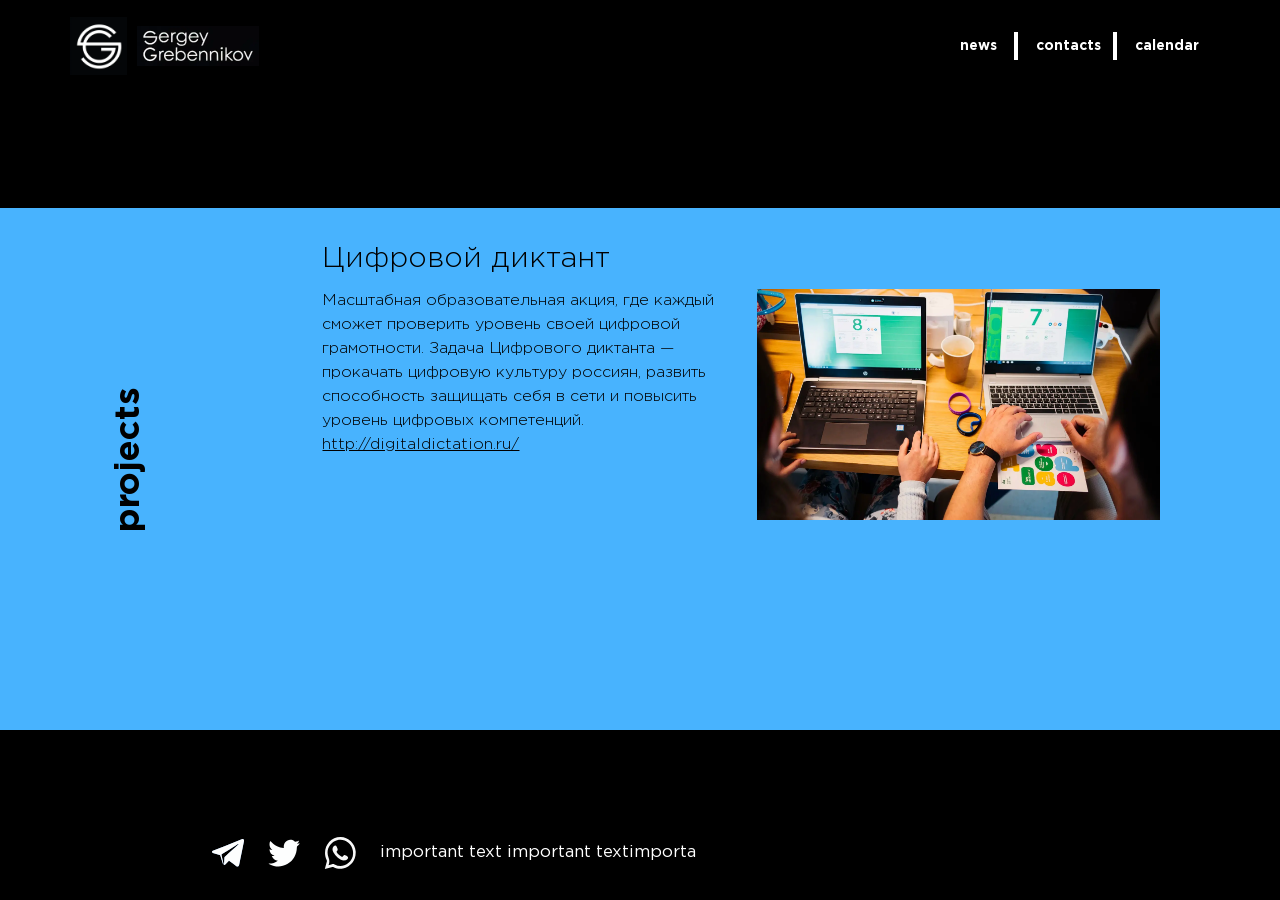
<file: diktant.html>
<!DOCTYPE html><html lang="en"><head>    <meta charset="UTF-8">    <meta name="viewport" content="width=device-width, initial-scale=1, shrink-to-fit=no, viewport-fit=cover'">    <base href="/">    <link rel="icon" href="/assets/img/logo.svg" type="svg+xml">    <link rel="stylesheet" href="/assets/css/swiper-bundle.min.css">    <link rel="stylesheet" href="/assets/css/bootstrap-reboot.min.css">    <link rel="stylesheet" href="/assets/css/bootstrap-grid.min.css">    <link rel="stylesheet" href="/assets/css/index.css">    <!-- <script src="https://polyfill.io/v3/polyfill.min.js?flags=gated&features=IntersectionObserver"        crossorigin="anonymous"></script>    <script async src="https://cdn.jsdelivr.net/npm/loading-attribute-polyfill@0.2.0/loading-attribute-polyfill.min.js"        integrity="sha256-kX73NqVUoUbV0K44kgoqP8P8IZfU0OEjr/afCnK2Mrg=" crossorigin="anonymous"></script> -->    <title>Sergey Grebennikov</title></head><body>  <header>  <div class="container p-0">    <div class="header-container mobile">      <div class="logo__section">        <a class="logo__wrapper" href="/">          <picture><source srcset="/assets/img/logo.webp" type="image/webp"><img src="/assets/img/logo.png" alt="Logo"></picture>          <div class="logo__name"><picture><source srcset="/assets/img/name.webp" type="image/webp"><img src="/assets/img/name.png" alt="Sergey Grebennikov"></picture></div>        </a>      </div>      <div class="hamburger__section" id="hamburgerSection">        <div class="hamburger__item"></div>        <a href="/news.html" class="menu-link active">news</a>        <div class="hamburger__item"></div>        <a href="/contacts.html" class="menu-link">contacts</a>        <div class="hamburger__item"></div>        <a href="/calendar.html" class="menu-link">calendar</a>        <a class="logo__wrapper__opened" href="/">          <picture><source srcset="/assets/img/logo.webp" type="image/webp"><img src="/assets/img/logo.png" alt="Logo"></picture>        </a>      </div>    </div>    <div class="header-container desktop">      <div class="logo__section">        <a class="logo__wrapper" href="/">          <picture><source srcset="/assets/img/logo.webp" type="image/webp"><img src="/assets/img/logo.png" alt="Logo"></picture>          <div class="logo__name"><picture><source srcset="/assets/img/name.webp" type="image/webp"><img src="/assets/img/name.png" alt="Sergey Grebennikov"></picture></div>        </a>      </div>      <div class="desktop-links">        <a href="/news.html" class="menu-link" style="width: 36px;">news</a>        <div class="hamburger__item"></div>        <a href="/contacts.html" class="menu-link" style="width: 59px;">contacts</a>        <div class="hamburger__item"></div>        <a href="/calendar.html" class="menu-link" style="width: 60px;">calendar</a>      </div>    </div>  </div></header><div id="animationsPolygon"></div>  <main>    <section class="news">      <div class="news-wrapper single-news project-single-mobile">        <div class="container p-0 pt-3">          <div class="news-item news-item-mobile">            <h3 class="news-title">Цифровой диктант</h3>            <div class="news-img">              <picture><source srcset="/assets/img/projects/diktant.webp" type="image/webp"><img src="/assets/img/projects/diktant.jpg" alt=""></picture>            </div>            <!-- <p class="news-bold">              Lorem ipsum dolor, sit amet consectetur adipisicing elit. Illum fuga tenetur ad, distinctio mollitia animi modi              odio eum, ipsum natus exercitationem aliquam voluptate sunt vel ex, optio totam in? Provident.            </p> -->            <p class="news-annotation">              Масштабная образовательная акция, где каждый сможет проверить уровень своей цифровой грамотности. Задача Цифрового диктанта — прокачать цифровую культуру россиян, развить способность защищать себя в сети и повысить уровень цифровых компетенций.             </p>            <p class="news-annotation">              <a href="http://digitaldictation.ru/ ">http://digitaldictation.ru/   </a>            </p>                      </div>        </div>      </div>    </section>    <section class="single-page desktop projects-page">      <div class="wrapper">        <div class="container d-flex p-0">          <div class="slide-left">            <div class="slide-name slide-name__projects">              projects            </div>            <div class="slide-image">            </div>          </div>          <div class="slide-right slide-right-gallery">            <p class="title">Цифровой диктант</p>            <!-- <p class="subtitle">Subtitle</p> -->            <div class="desktop-vertical-slider">              <div class="swiper-button-next singlepagedesktop-next"></div>              <div class="swiper-button-prev singlepagedesktop-prev"></div>              <div class="swiper singlepagedesktop-" id="singlePageDesktop">                <div class="swiper-wrapper">                  <div class="swiper-slide">                    <div class="desktop-vertical-slide">                      <div class="desktop-vertical-slide__content">                        <p class="text">                          Масштабная образовательная акция, где каждый сможет проверить уровень своей цифровой грамотности. Задача Цифрового диктанта — прокачать цифровую культуру россиян, развить способность защищать себя в сети и повысить уровень цифровых компетенций. </p>                          <a href="http://digitaldictation.ru/   ">http://digitaldictation.ru/   </a>                        </div>                      <div class="desktop-vertical-slide__content">                        <div class="image">                          <picture><source srcset="/assets/img/projects/diktant.webp" type="image/webp"><img src="/assets/img/projects/diktant.jpg" alt=""></picture>                        </div>                      </div>                    </div>                  </div>                </div>              </div>            </div>          </div>        </div>      </div>    </section>  </main>  <footer>  <div class="d-flex align-items-center container">    <a href="http://" target="_blank" rel="noopener noreferrer">      <picture><source srcset="/assets/img/social/tg.svg" type="image/webp"><img src="/assets/img/social/tg.svg" alt="telegram"></picture>    </a>    <a href="http://" target="_blank" rel="noopener noreferrer">      <picture><source srcset="/assets/img/social/tw.svg" type="image/webp"><img src="/assets/img/social/tw.svg" alt="twitter"></picture>    </a>    <a href="http://" target="_blank" rel="noopener noreferrer">      <picture><source srcset="/assets/img/social/wa.svg" type="image/webp"><img src="/assets/img/social/wa.svg" alt="whatsapp"></picture>    </a>    <p>important text important textimporta</p>  </div></footer>  <script src="/assets/js/checkState.js"></script><script src="/assets/js/swiper-bundle.min.js"></script><script src="/assets/js/index.js"></script><script src="/assets/js/player.js"></script></body>
</file>
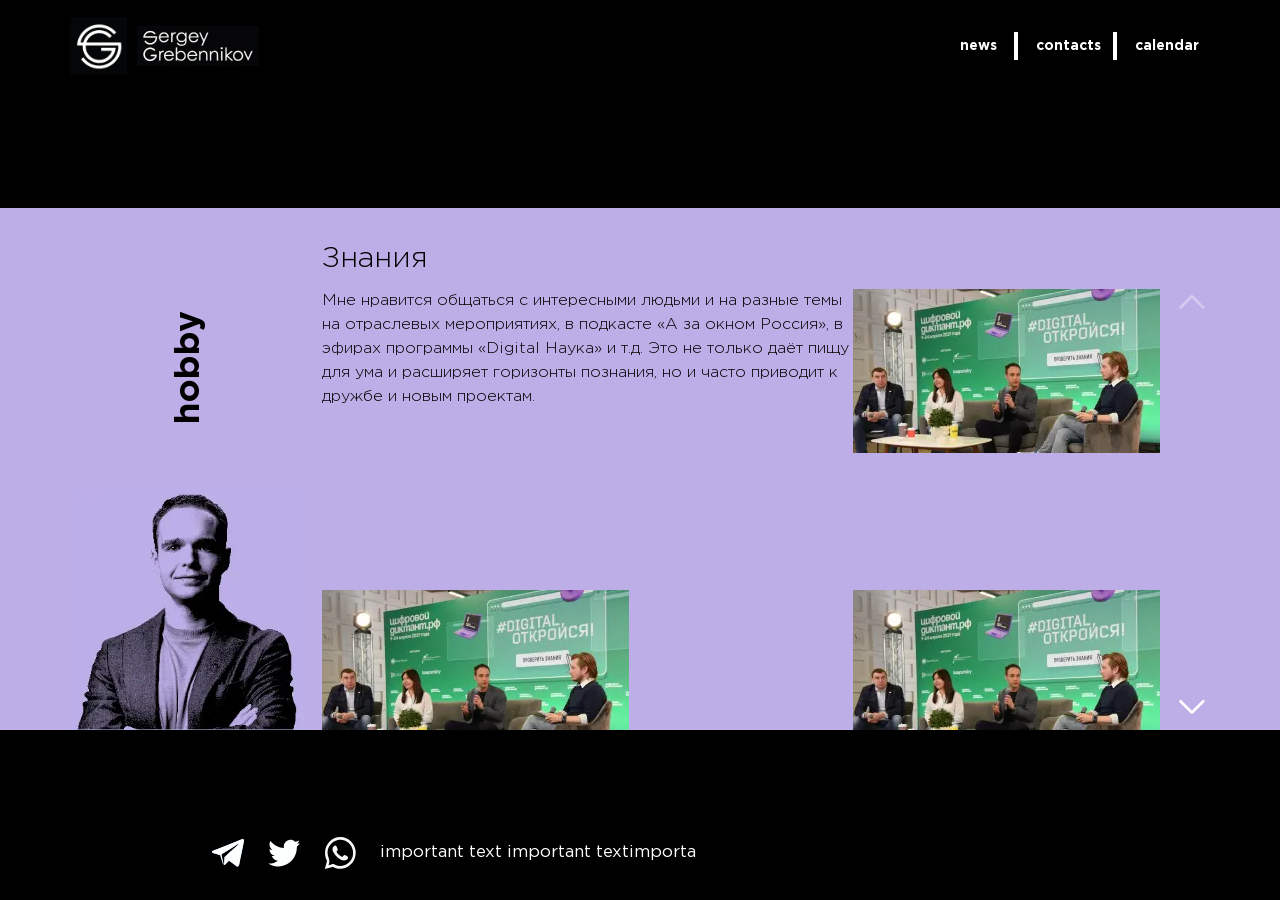
<file: knowledge.html>
<!DOCTYPE html><html lang="en"><head>    <meta charset="UTF-8">    <meta name="viewport" content="width=device-width, initial-scale=1, shrink-to-fit=no, viewport-fit=cover'">    <base href="/">    <link rel="icon" href="/assets/img/logo.svg" type="svg+xml">    <link rel="stylesheet" href="/assets/css/swiper-bundle.min.css">    <link rel="stylesheet" href="/assets/css/bootstrap-reboot.min.css">    <link rel="stylesheet" href="/assets/css/bootstrap-grid.min.css">    <link rel="stylesheet" href="/assets/css/index.css">    <!-- <script src="https://polyfill.io/v3/polyfill.min.js?flags=gated&features=IntersectionObserver"        crossorigin="anonymous"></script>    <script async src="https://cdn.jsdelivr.net/npm/loading-attribute-polyfill@0.2.0/loading-attribute-polyfill.min.js"        integrity="sha256-kX73NqVUoUbV0K44kgoqP8P8IZfU0OEjr/afCnK2Mrg=" crossorigin="anonymous"></script> -->    <title>Sergey Grebennikov</title></head><body>  <header>  <div class="container p-0">    <div class="header-container mobile">      <div class="logo__section">        <a class="logo__wrapper" href="/">          <picture><source srcset="/assets/img/logo.webp" type="image/webp"><img src="/assets/img/logo.png" alt="Logo"></picture>          <div class="logo__name"><picture><source srcset="/assets/img/name.webp" type="image/webp"><img src="/assets/img/name.png" alt="Sergey Grebennikov"></picture></div>        </a>      </div>      <div class="hamburger__section" id="hamburgerSection">        <div class="hamburger__item"></div>        <a href="/news.html" class="menu-link active">news</a>        <div class="hamburger__item"></div>        <a href="/contacts.html" class="menu-link">contacts</a>        <div class="hamburger__item"></div>        <a href="/calendar.html" class="menu-link">calendar</a>        <a class="logo__wrapper__opened" href="/">          <picture><source srcset="/assets/img/logo.webp" type="image/webp"><img src="/assets/img/logo.png" alt="Logo"></picture>        </a>      </div>    </div>    <div class="header-container desktop">      <div class="logo__section">        <a class="logo__wrapper" href="/">          <picture><source srcset="/assets/img/logo.webp" type="image/webp"><img src="/assets/img/logo.png" alt="Logo"></picture>          <div class="logo__name"><picture><source srcset="/assets/img/name.webp" type="image/webp"><img src="/assets/img/name.png" alt="Sergey Grebennikov"></picture></div>        </a>      </div>      <div class="desktop-links">        <a href="/news.html" class="menu-link" style="width: 36px;">news</a>        <div class="hamburger__item"></div>        <a href="/contacts.html" class="menu-link" style="width: 59px;">contacts</a>        <div class="hamburger__item"></div>        <a href="/calendar.html" class="menu-link" style="width: 60px;">calendar</a>      </div>    </div>  </div></header><div id="animationsPolygon"></div>  <main class="single-main">    <section class="news">      <div class="news-wrapper single-news hobby-single-mobile">        <div class="container p-0 pt-3">          <div class="news-item news-item-mobile">            <h3 class="news-title">Знания</h3>            <div class="news-img">              <picture><source srcset="/assets/img/news/news.webp" type="image/webp"><img src="/assets/img/news/news.png" alt=""></picture>            </div>            <!-- <p class="news-bold">              Мне нравится общаться с интересными людьми и на разные темы на отраслевых мероприятиях, в подкасте «А за окном Россия», в эфирах программы «Digital Наука» и т.д. Это не только даёт пищу для ума и расширяет горизонты познания, но и часто приводит к дружбе и новым проектам.             </p> -->            <p class="news-annotation">              Мне нравится общаться с интересными людьми и на разные темы на отраслевых мероприятиях, в подкасте «А за окном Россия», в эфирах программы «Digital Наука» и т.д. Это не только даёт пищу для ума и расширяет горизонты познания, но и часто приводит к дружбе и новым проектам.             </p>          </div>        </div>      </div>    </section>    <section class="single-page desktop hobby-page">      <div class="wrapper">        <div class="container d-flex p-0">          <div class="slide-left">            <div class="slide-name slide-name__hobby">              hobby            </div>            <div class="slide-image">              <picture><source srcset="/assets/img/primary/hobby2.webp" type="image/webp"><img src="/assets/img/primary/hobby2.png" alt=""></picture>            </div>          </div>          <div class="slide-right slide-right-gallery">            <p class="title">Знания</p>            <!-- <p class="subtitle">Subtitle</p> -->            <div class="desktop-vertical-slider">              <div class="swiper-button-next singlepagedesktop-next"></div>              <div class="swiper-button-prev singlepagedesktop-prev"></div>              <div class="swiper singlepagedesktop-" id="singlePageDesktop">                <div class="swiper-wrapper">                  <div class="swiper-slide">                    <div class="desktop-vertical-slide">                      <a>                        <p class="text">                          Мне нравится общаться с интересными людьми и на разные темы на отраслевых мероприятиях, в подкасте «А за окном Россия», в эфирах программы «Digital Наука» и т.д. Это не только даёт пищу для ума и расширяет горизонты познания, но и часто приводит к дружбе и новым проектам.                         </p>                      </a>                      <a>                        <div class="image">                          <picture><source srcset="/assets/img/news/news-big.webp" type="image/webp"><img data-src="/assets/img/news/news-big.png" class="swiper-lazy" alt=""></picture>                        </div>                      </a>                    </div>                  </div>                  <div class="swiper-slide">                    <div class="desktop-vertical-slide">                      <a>                        <div class="image">                          <picture><source srcset="/assets/img/news/news-big.webp" type="image/webp"><img data-src="/assets/img/news/news-big.png" class="swiper-lazy" alt=""></picture>                        </div>                      </a>                      <a>                        <div class="image">                          <picture><source srcset="/assets/img/news/news-big.webp" type="image/webp"><img data-src="/assets/img/news/news-big.png" class="swiper-lazy" alt=""></picture>                        </div>                      </a>                    </div>                  </div>                  <div class="swiper-slide">                    <div class="desktop-vertical-slide">                      <a>                        <div class="image">                          <picture><source srcset="/assets/img/news/news-big.webp" type="image/webp"><img data-src="/assets/img/news/news-big.png" class="swiper-lazy" alt=""></picture>                        </div>                      </a>                      <a>                        <div class="image">                          <picture><source srcset="/assets/img/news/news-big.webp" type="image/webp"><img data-src="/assets/img/news/news-big.png" class="swiper-lazy" alt=""></picture>                        </div>                      </a>                    </div>                  </div>                </div>              </div>            </div>          </div>        </div>      </div>    </section>  </main>  <footer>  <div class="d-flex align-items-center container">    <a href="http://" target="_blank" rel="noopener noreferrer">      <picture><source srcset="/assets/img/social/tg.svg" type="image/webp"><img src="/assets/img/social/tg.svg" alt="telegram"></picture>    </a>    <a href="http://" target="_blank" rel="noopener noreferrer">      <picture><source srcset="/assets/img/social/tw.svg" type="image/webp"><img src="/assets/img/social/tw.svg" alt="twitter"></picture>    </a>    <a href="http://" target="_blank" rel="noopener noreferrer">      <picture><source srcset="/assets/img/social/wa.svg" type="image/webp"><img src="/assets/img/social/wa.svg" alt="whatsapp"></picture>    </a>    <p>important text important textimporta</p>  </div></footer>  <script src="/assets/js/checkState.js"></script><script src="/assets/js/swiper-bundle.min.js"></script><script src="/assets/js/index.js"></script><script src="/assets/js/player.js"></script>  <!-- <div class="swiper single-page-swiper">    <div class="swiper-wrapper">      <div class="swiper-slide">        <p class="text">Lorem ipsum dolor sit amet consectetur, adipisicing elit. Hic officia eveniet quidem          quibusdam ut quo tempora debitis numquam porro optio sunt amet, asperiores atque similique est non          harum ipsa labore?</p>        <p class="text">          Lorem ipsum dolor sit amet consectetur adipisicing elit. Aliquid velit repellat ea dignissimos          molestias nulla, dicta corporis deserunt similique illo autem quisquam pariatur sequi vel adipisci.          Earum tempore quis odio. Lorem ipsum dolor sit amet consectetur adipisicing elit. Maiores ea iure          quidem expedita minima aut fuga ratione quod alias autem, architecto illo inventore corporis iusto a          sint. Quisquam, in consequuntur!        </p>        <p class="text">          Lorem ipsum dolor sit amet consectetur adipisicing elit. Aliquid velit repellat ea dignissimos          molestias nulla, dicta corporis deserunt similique illo autem quisquam pariatur sequi vel adipisci.          Earum tempore quis odio. Lorem ipsum dolor sit amet consectetur adipisicing elit. Maiores ea iure          quidem expedita minima aut fuga ratione quod alias autem, architecto illo inventore corporis iusto a          sint. Quisquam, in consequuntur!        </p>        <p class="text">          Lorem ipsum dolor sit amet consectetur adipisicing elit. Aliquid velit repellat ea dignissimos          molestias nulla, dicta corporis deserunt similique illo autem quisquam pariatur sequi vel adipisci.          Earum tempore quis odio. Lorem ipsum dolor sit amet consectetur adipisicing elit. Maiores ea iure          quidem expedita minima aut fuga ratione quod alias autem, architecto illo inventore corporis iusto a          sint. Quisquam, in consequuntur!        </p>      </div>    </div>  </div> --></body>
</file>
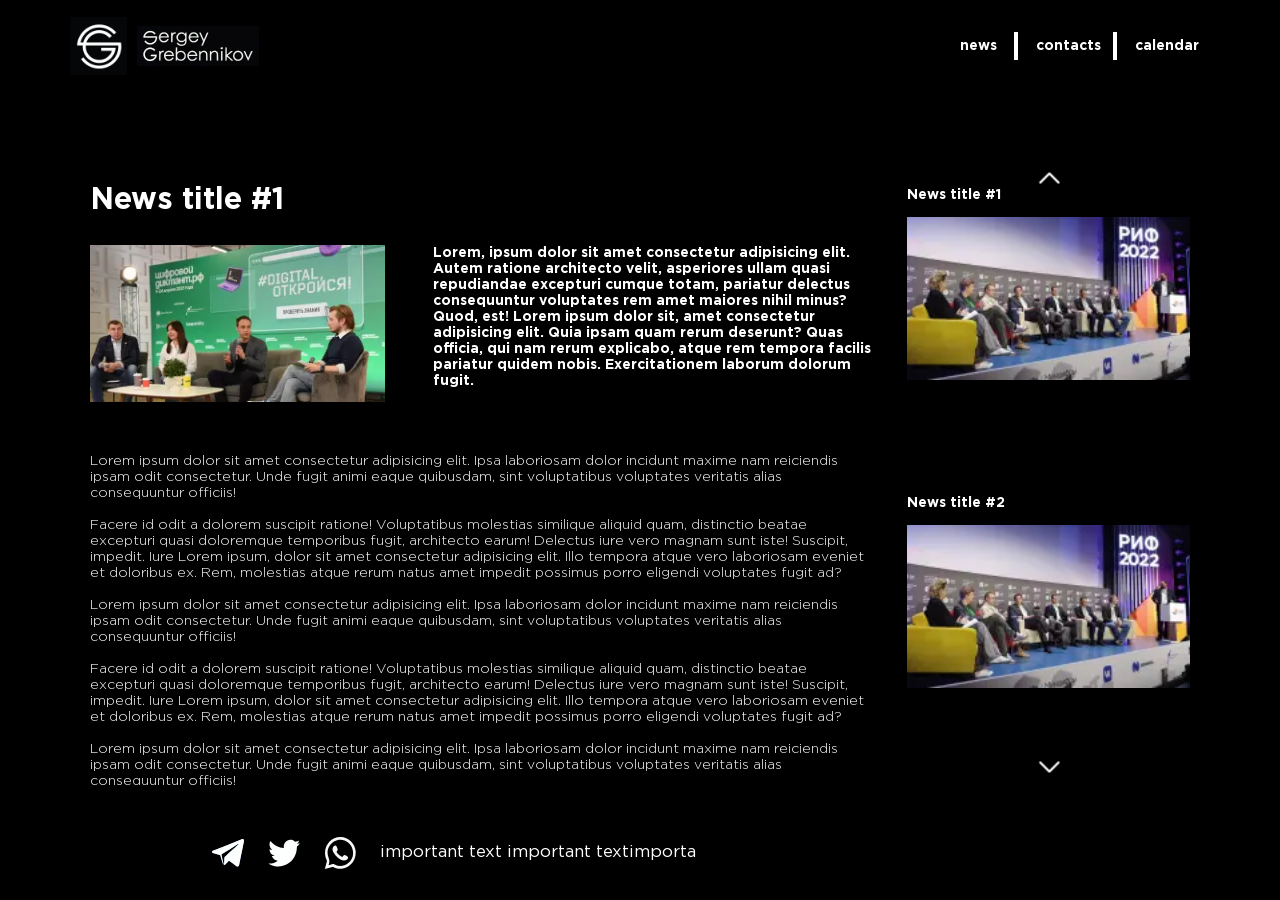
<file: news-single.html>
<!DOCTYPE html><html lang="en"><head>    <meta charset="UTF-8">    <meta name="viewport" content="width=device-width, initial-scale=1, shrink-to-fit=no, viewport-fit=cover'">    <base href="/">    <link rel="icon" href="/assets/img/logo.svg" type="svg+xml">    <link rel="stylesheet" href="/assets/css/swiper-bundle.min.css">    <link rel="stylesheet" href="/assets/css/bootstrap-reboot.min.css">    <link rel="stylesheet" href="/assets/css/bootstrap-grid.min.css">    <link rel="stylesheet" href="/assets/css/index.css">    <!-- <script src="https://polyfill.io/v3/polyfill.min.js?flags=gated&features=IntersectionObserver"        crossorigin="anonymous"></script>    <script async src="https://cdn.jsdelivr.net/npm/loading-attribute-polyfill@0.2.0/loading-attribute-polyfill.min.js"        integrity="sha256-kX73NqVUoUbV0K44kgoqP8P8IZfU0OEjr/afCnK2Mrg=" crossorigin="anonymous"></script> -->    <title>Sergey Grebennikov</title></head><body><header>  <div class="container p-0">    <div class="header-container mobile">      <div class="logo__section">        <a class="logo__wrapper" href="/">          <picture><source srcset="/assets/img/logo.webp" type="image/webp"><img src="/assets/img/logo.png" alt="Logo"></picture>          <div class="logo__name"><picture><source srcset="/assets/img/name.webp" type="image/webp"><img src="/assets/img/name.png" alt="Sergey Grebennikov"></picture></div>        </a>      </div>      <div class="hamburger__section" id="hamburgerSection">        <div class="hamburger__item"></div>        <a href="/news.html" class="menu-link active">news</a>        <div class="hamburger__item"></div>        <a href="/contacts.html" class="menu-link">contacts</a>        <div class="hamburger__item"></div>        <a href="/calendar.html" class="menu-link">calendar</a>        <a class="logo__wrapper__opened" href="/">          <picture><source srcset="/assets/img/logo.webp" type="image/webp"><img src="/assets/img/logo.png" alt="Logo"></picture>        </a>      </div>    </div>    <div class="header-container desktop">      <div class="logo__section">        <a class="logo__wrapper" href="/">          <picture><source srcset="/assets/img/logo.webp" type="image/webp"><img src="/assets/img/logo.png" alt="Logo"></picture>          <div class="logo__name"><picture><source srcset="/assets/img/name.webp" type="image/webp"><img src="/assets/img/name.png" alt="Sergey Grebennikov"></picture></div>        </a>      </div>      <div class="desktop-links">        <a href="/news.html" class="menu-link" style="width: 36px;">news</a>        <div class="hamburger__item"></div>        <a href="/contacts.html" class="menu-link" style="width: 59px;">contacts</a>        <div class="hamburger__item"></div>        <a href="/calendar.html" class="menu-link" style="width: 60px;">calendar</a>      </div>    </div>  </div></header><div id="animationsPolygon"></div><main>    <section class="news">  <div class="news-wrapper single-news">    <div class="container p-0 pt-3">      <div class="news-item news-item-mobile">        <h3 class="news-title">Title news #1</h3>        <div class="news-img">          <picture><source srcset="/assets/img/news/news.webp" type="image/webp"><img src="/assets/img/news/news.png" alt=""></picture>        </div>        <p class="news-bold">          Lorem ipsum dolor, sit amet consectetur adipisicing elit. Illum fuga tenetur ad, distinctio mollitia animi modi          odio eum, ipsum natus exercitationem aliquam voluptate sunt vel ex, optio totam in? Provident.        </p>        <p class="news-annotation">          important text important textimp          ortant text important textim          portant text important textimportant text important textimport          ant text important text          Lorem ipsum dolor sit amet consectetur adipisicing elit. At voluptate autem temporibus ratione dicta deserunt,          et sit, voluptas quibusdam debitis quas? Distinctio doloribus at soluta ullam porro pariatur ab autem!        </p>        <p class="news-annotation">          important text important textimp          ortant text important textim          portant text important textimportant text important textimport          ant text important text        </p>              </div>    </div>  </div>  <div class="news-item-desktop">    <div class="black-single container">      <div class="content">        <div class="left">          <h3 class="title">News title #1</h3>          <div class="top">            <div class="image">              <picture><source srcset="/assets/img/news/news-big.webp" type="image/webp"><img src="/assets/img/news/news-big.png" alt=""></picture>            </div>            <div class="text news-text">              <p>Lorem, ipsum dolor sit amet consectetur adipisicing elit. Autem ratione architecto velit, asperiores                ullam quasi repudiandae excepturi cumque totam, pariatur delectus consequuntur voluptates rem amet                maiores nihil minus? Quod, est! Lorem ipsum dolor sit, amet consectetur adipisicing elit. Quia ipsam                quam rerum deserunt? Quas officia, qui nam rerum explicabo, atque rem tempora facilis pariatur quidem                nobis. Exercitationem laborum dolorum fugit.</p>            </div>          </div>          <div class="bottom">            <p>Lorem ipsum dolor sit amet consectetur adipisicing elit. Ipsa laboriosam dolor incidunt maxime nam              reiciendis ipsam odit consectetur. Unde fugit animi eaque quibusdam, sint voluptatibus voluptates              veritatis alias consequuntur officiis!</p>            <p>Facere id odit a dolorem suscipit ratione! Voluptatibus molestias similique aliquid quam, distinctio              beatae excepturi quasi doloremque temporibus fugit, architecto earum! Delectus iure vero magnam sunt              iste! Suscipit, impedit. Iure Lorem ipsum, dolor sit amet consectetur adipisicing elit. Illo tempora atque              vero laboriosam eveniet et doloribus ex. Rem, molestias atque rerum natus amet impedit possimus porro              eligendi voluptates fugit ad?</p>              <p>Lorem ipsum dolor sit amet consectetur adipisicing elit. Ipsa laboriosam dolor incidunt maxime nam                reiciendis ipsam odit consectetur. Unde fugit animi eaque quibusdam, sint voluptatibus voluptates                veritatis alias consequuntur officiis!</p>              <p>Facere id odit a dolorem suscipit ratione! Voluptatibus molestias similique aliquid quam, distinctio                beatae excepturi quasi doloremque temporibus fugit, architecto earum! Delectus iure vero magnam sunt                iste! Suscipit, impedit. Iure Lorem ipsum, dolor sit amet consectetur adipisicing elit. Illo tempora atque                vero laboriosam eveniet et doloribus ex. Rem, molestias atque rerum natus amet impedit possimus porro                eligendi voluptates fugit ad?</p>                <p>Lorem ipsum dolor sit amet consectetur adipisicing elit. Ipsa laboriosam dolor incidunt maxime nam                  reiciendis ipsam odit consectetur. Unde fugit animi eaque quibusdam, sint voluptatibus voluptates                  veritatis alias consequuntur officiis!</p>                <p>Facere id odit a dolorem suscipit ratione! Voluptatibus molestias similique aliquid quam, distinctio                  beatae excepturi quasi doloremque temporibus fugit, architecto earum! Delectus iure vero magnam sunt                  iste! Suscipit, impedit. Iure Lorem ipsum, dolor sit amet consectetur adipisicing elit. Illo tempora atque                  vero laboriosam eveniet et doloribus ex. Rem, molestias atque rerum natus amet impedit possimus porro                  eligendi voluptates fugit ad?</p>                  <p>Lorem ipsum dolor sit amet consectetur adipisicing elit. Ipsa laboriosam dolor incidunt maxime nam                    reiciendis ipsam odit consectetur. Unde fugit animi eaque quibusdam, sint voluptatibus voluptates                    veritatis alias consequuntur officiis!</p>                  <p>Facere id odit a dolorem suscipit ratione! Voluptatibus molestias similique aliquid quam, distinctio                    beatae excepturi quasi doloremque temporibus fugit, architecto earum! Delectus iure vero magnam sunt                    iste! Suscipit, impedit. Iure Lorem ipsum, dolor sit amet consectetur adipisicing elit. Illo tempora atque                    vero laboriosam eveniet et doloribus ex. Rem, molestias atque rerum natus amet impedit possimus porro                    eligendi voluptates fugit ad?</p>          </div>        </div>        <div class="right">          <div class="black-single-slider">            <div class="swiper-button-next black-slider-next"></div>            <div class="swiper-button-prev black-slider-prev"></div>            <div class="swiper black-slider">              <div class="swiper-wrapper">                <div class="swiper-slide">                  <div class="slide">                    <a href="">                      <p class="title">News title #1</p>                      <div class="image">                        <picture><source srcset="/assets/img/news/news-slider.webp" type="image/webp"><img data-src="/assets/img/news/news-slider.png" class="swiper-lazy" alt=""></picture>                      </div>                    </a>                  </div>                </div>                <div class="swiper-slide">                  <div class="slide">                    <a href="">                      <p class="title">News title #2</p>                      <div class="image">                        <picture><source srcset="/assets/img/news/news-slider.webp" type="image/webp"><img data-src="/assets/img/news/news-slider.png" class="swiper-lazy" alt=""></picture>                      </div>                    </a>                  </div>                </div>                <div class="swiper-slide">                  <div class="slide">                    <a href="">                      <p class="title">News title #3</p>                      <div class="image">                        <picture><source srcset="/assets/img/news/news-slider.webp" type="image/webp"><img data-src="/assets/img/news/news-slider.png" class="swiper-lazy" alt=""></picture>                      </div>                    </a>                  </div>                </div>              </div>            </div>          </div>        </div>      </div>    </div>  </div></section></main><footer>  <div class="d-flex align-items-center container">    <a href="http://" target="_blank" rel="noopener noreferrer">      <picture><source srcset="/assets/img/social/tg.svg" type="image/webp"><img src="/assets/img/social/tg.svg" alt="telegram"></picture>    </a>    <a href="http://" target="_blank" rel="noopener noreferrer">      <picture><source srcset="/assets/img/social/tw.svg" type="image/webp"><img src="/assets/img/social/tw.svg" alt="twitter"></picture>    </a>    <a href="http://" target="_blank" rel="noopener noreferrer">      <picture><source srcset="/assets/img/social/wa.svg" type="image/webp"><img src="/assets/img/social/wa.svg" alt="whatsapp"></picture>    </a>    <p>important text important textimporta</p>  </div></footer><script src="/assets/js/checkState.js"></script><script src="/assets/js/swiper-bundle.min.js"></script><script src="/assets/js/index.js"></script><script src="/assets/js/player.js"></script></body>
</file>
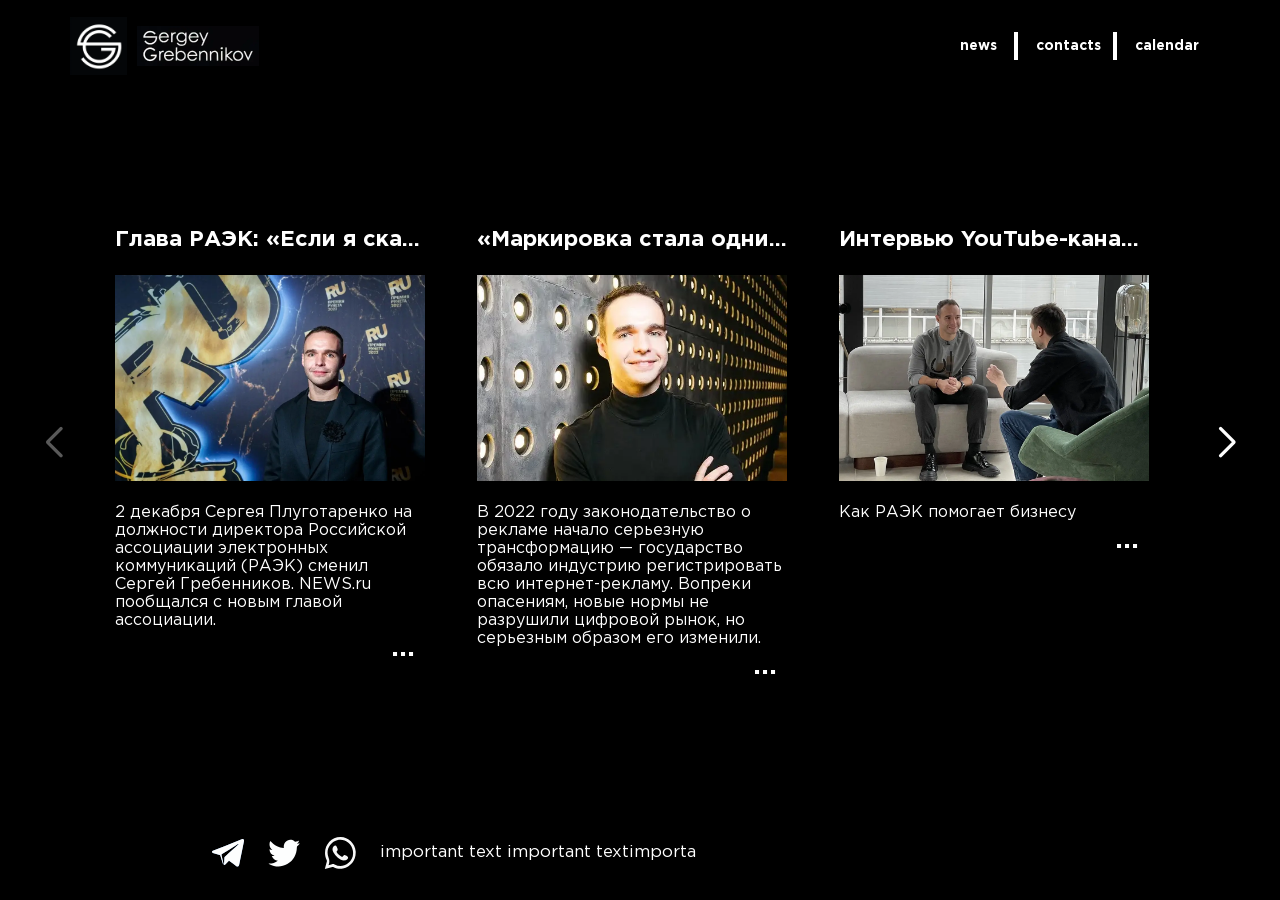
<file: news.html>
<!DOCTYPE html><html lang="en"><head>    <meta charset="UTF-8">    <meta name="viewport" content="width=device-width, initial-scale=1, shrink-to-fit=no, viewport-fit=cover'">    <base href="/">    <link rel="icon" href="/assets/img/logo.svg" type="svg+xml">    <link rel="stylesheet" href="/assets/css/swiper-bundle.min.css">    <link rel="stylesheet" href="/assets/css/bootstrap-reboot.min.css">    <link rel="stylesheet" href="/assets/css/bootstrap-grid.min.css">    <link rel="stylesheet" href="/assets/css/index.css">    <!-- <script src="https://polyfill.io/v3/polyfill.min.js?flags=gated&features=IntersectionObserver"        crossorigin="anonymous"></script>    <script async src="https://cdn.jsdelivr.net/npm/loading-attribute-polyfill@0.2.0/loading-attribute-polyfill.min.js"        integrity="sha256-kX73NqVUoUbV0K44kgoqP8P8IZfU0OEjr/afCnK2Mrg=" crossorigin="anonymous"></script> -->    <title>Sergey Grebennikov</title></head><body><header>  <div class="container p-0">    <div class="header-container mobile">      <div class="logo__section">        <a class="logo__wrapper" href="/">          <picture><source srcset="/assets/img/logo.webp" type="image/webp"><img src="/assets/img/logo.png" alt="Logo"></picture>          <div class="logo__name"><picture><source srcset="/assets/img/name.webp" type="image/webp"><img src="/assets/img/name.png" alt="Sergey Grebennikov"></picture></div>        </a>      </div>      <div class="hamburger__section" id="hamburgerSection">        <div class="hamburger__item"></div>        <a href="/news.html" class="menu-link active">news</a>        <div class="hamburger__item"></div>        <a href="/contacts.html" class="menu-link">contacts</a>        <div class="hamburger__item"></div>        <a href="/calendar.html" class="menu-link">calendar</a>        <a class="logo__wrapper__opened" href="/">          <picture><source srcset="/assets/img/logo.webp" type="image/webp"><img src="/assets/img/logo.png" alt="Logo"></picture>        </a>      </div>    </div>    <div class="header-container desktop">      <div class="logo__section">        <a class="logo__wrapper" href="/">          <picture><source srcset="/assets/img/logo.webp" type="image/webp"><img src="/assets/img/logo.png" alt="Logo"></picture>          <div class="logo__name"><picture><source srcset="/assets/img/name.webp" type="image/webp"><img src="/assets/img/name.png" alt="Sergey Grebennikov"></picture></div>        </a>      </div>      <div class="desktop-links">        <a href="/news.html" class="menu-link" style="width: 36px;">news</a>        <div class="hamburger__item"></div>        <a href="/contacts.html" class="menu-link" style="width: 59px;">contacts</a>        <div class="hamburger__item"></div>        <a href="/calendar.html" class="menu-link" style="width: 60px;">calendar</a>      </div>    </div>  </div></header><div id="animationsPolygon"></div><main>    <section class="news">  <div class="news-wrapper news-list-wrapper container">    <div class="swiper-button-next"></div>    <div class="swiper-button-prev"></div>    <div class="swiper horizontal-desktop-slider">      <div class="swiper-wrapper">        <div class="swiper-slide">          <a class="news-item" href="https://news.ru/russia/glava-raek-esli-ya-skazhu-chto-v-it-otrasli-rossii-vsyo-horosho-ya-slukavlyu/" target="_blank">            <h3 class="news-title">Глава РАЭК: «Если я скажу, что в IT-отрасли России всё хорошо, я слукавлю»</h3>            <div class="news-img">              <picture><source srcset="/assets/img/news/glava.webp" type="image/webp"><img data-src="/assets/img/news/glava.jpg" class="swiper-lazy" alt=""></picture>            </div>            <p class="news-annotation">              2 декабря Сергея Плуготаренко на должности директора Российской ассоциации электронных коммуникаций (РАЭК) сменил Сергей Гребенников. NEWS.ru пообщался с новым главой ассоциации.            </p>            <div class="d-flex justify-content-end">              <button class="dots">                ...              </button>            </div>          </a>        </div>        <div class="swiper-slide">          <a class="news-item" href="https://adindex.ru/specprojects/talks2022/rules/speakers/308462.phtml" target="_blank">            <h3 class="news-title">«Маркировка стала одним из вызовов года»: директор РАЭК рассказал об учёте интернет-рекламы в проекте AdIndex «Разговоры 2022»</h3>            <div class="news-img">              <picture><source srcset="/assets/img/news/organizator.webp" type="image/webp"><img data-src="/assets/img/news/organizator.jpg" class="swiper-lazy" alt=""></picture>            </div>            <p class="news-annotation">              В 2022 году законодательство о рекламе начало серьезную трансформацию — государство обязало индустрию регистрировать всю интернет-рекламу. Вопреки опасениям, новые нормы не разрушили цифровой рынок, но серьезным образом его изменили.            </p>            <div class="d-flex justify-content-end">              <button class="dots">                ...              </button>            </div>          </a>        </div>        <div class="swiper-slide">          <a class="news-item" href="https://www.youtube.com/watch?v=Ot4Ea6EB0Xg" target="_blank">            <h3 class="news-title">Интервью YouTube-каналу регистратора доменов для бизнеса RU-CENTER (NIC.RU)</h3>            <div class="news-img">              <picture><source srcset="/assets/img/news/interview.webp" type="image/webp"><img data-src="/assets/img/news/interview.jpg" class="swiper-lazy" alt=""></picture>            </div>            <p class="news-annotation">              Как РАЭК помогает бизнесу            </p>            <div class="d-flex justify-content-end">              <button class="dots">                ...              </button>            </div>          </a>        </div>        <div class="swiper-slide">          <a class="news-item" href="https://www.kp.ru/daily/27474/4681554/" target="_blank">            <h3 class="news-title">Организатор “Премии Рунета” Сергей Гребенников рассказал, как получить интернет-Оскар</h3>            <div class="news-img">              <picture><source srcset="/assets/img/news/organizator.webp" type="image/webp"><img data-src="/assets/img/news/organizator.jpg" class="swiper-lazy" alt=""></picture>            </div>            <p class="news-annotation">              «Комсомольская правда» узнала у заместителя директора РАЭК Сергея Гребенникова, у кого есть шансы на победу, из чего делают статуэтки и зачем награждать подкасты.            </p>            <div class="d-flex justify-content-end">              <button class="dots">                ...              </button>            </div>          </a>        </div>        <div class="swiper-slide">          <a class="news-item" href="https://rutube.ru/video/f6dfa29dd195fdc5af6ad8c3d401ad86/" target="_blank">            <h3 class="news-title">Сергей Гребенников дал рекомендации, как не стать жертвой онлайн-мошенников, которые маскируются под ушедшие бренды</h3>            <div class="news-img">              <picture><source srcset="/assets/img/news/sergey.webp" type="image/webp"><img data-src="/assets/img/news/sergey.jpg" class="swiper-lazy" alt=""></picture>            </div>            <p class="news-annotation">                          </p>            <div class="d-flex justify-content-end">              <button class="dots">                ...              </button>            </div>          </a>        </div>      </div>    </div>  </div></section></main><footer>  <div class="d-flex align-items-center container">    <a href="http://" target="_blank" rel="noopener noreferrer">      <picture><source srcset="/assets/img/social/tg.svg" type="image/webp"><img src="/assets/img/social/tg.svg" alt="telegram"></picture>    </a>    <a href="http://" target="_blank" rel="noopener noreferrer">      <picture><source srcset="/assets/img/social/tw.svg" type="image/webp"><img src="/assets/img/social/tw.svg" alt="twitter"></picture>    </a>    <a href="http://" target="_blank" rel="noopener noreferrer">      <picture><source srcset="/assets/img/social/wa.svg" type="image/webp"><img src="/assets/img/social/wa.svg" alt="whatsapp"></picture>    </a>    <p>important text important textimporta</p>  </div></footer><script src="/assets/js/checkState.js"></script><script src="/assets/js/swiper-bundle.min.js"></script><script src="/assets/js/index.js"></script><script src="/assets/js/player.js"></script></body>
</file>
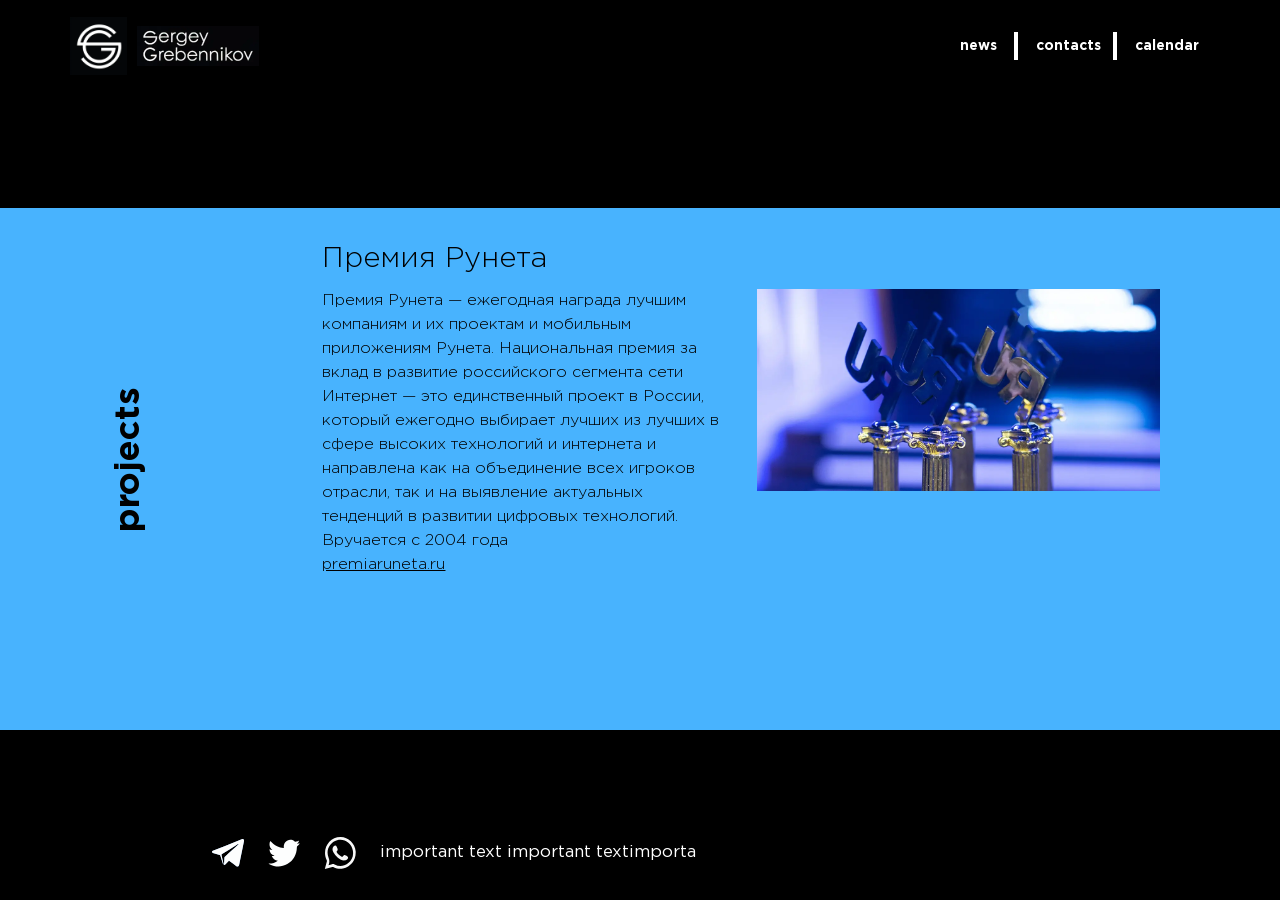
<file: premiya.html>
<!DOCTYPE html><html lang="en"><head>    <meta charset="UTF-8">    <meta name="viewport" content="width=device-width, initial-scale=1, shrink-to-fit=no, viewport-fit=cover'">    <base href="/">    <link rel="icon" href="/assets/img/logo.svg" type="svg+xml">    <link rel="stylesheet" href="/assets/css/swiper-bundle.min.css">    <link rel="stylesheet" href="/assets/css/bootstrap-reboot.min.css">    <link rel="stylesheet" href="/assets/css/bootstrap-grid.min.css">    <link rel="stylesheet" href="/assets/css/index.css">    <!-- <script src="https://polyfill.io/v3/polyfill.min.js?flags=gated&features=IntersectionObserver"        crossorigin="anonymous"></script>    <script async src="https://cdn.jsdelivr.net/npm/loading-attribute-polyfill@0.2.0/loading-attribute-polyfill.min.js"        integrity="sha256-kX73NqVUoUbV0K44kgoqP8P8IZfU0OEjr/afCnK2Mrg=" crossorigin="anonymous"></script> -->    <title>Sergey Grebennikov</title></head><body>  <header>  <div class="container p-0">    <div class="header-container mobile">      <div class="logo__section">        <a class="logo__wrapper" href="/">          <picture><source srcset="/assets/img/logo.webp" type="image/webp"><img src="/assets/img/logo.png" alt="Logo"></picture>          <div class="logo__name"><picture><source srcset="/assets/img/name.webp" type="image/webp"><img src="/assets/img/name.png" alt="Sergey Grebennikov"></picture></div>        </a>      </div>      <div class="hamburger__section" id="hamburgerSection">        <div class="hamburger__item"></div>        <a href="/news.html" class="menu-link active">news</a>        <div class="hamburger__item"></div>        <a href="/contacts.html" class="menu-link">contacts</a>        <div class="hamburger__item"></div>        <a href="/calendar.html" class="menu-link">calendar</a>        <a class="logo__wrapper__opened" href="/">          <picture><source srcset="/assets/img/logo.webp" type="image/webp"><img src="/assets/img/logo.png" alt="Logo"></picture>        </a>      </div>    </div>    <div class="header-container desktop">      <div class="logo__section">        <a class="logo__wrapper" href="/">          <picture><source srcset="/assets/img/logo.webp" type="image/webp"><img src="/assets/img/logo.png" alt="Logo"></picture>          <div class="logo__name"><picture><source srcset="/assets/img/name.webp" type="image/webp"><img src="/assets/img/name.png" alt="Sergey Grebennikov"></picture></div>        </a>      </div>      <div class="desktop-links">        <a href="/news.html" class="menu-link" style="width: 36px;">news</a>        <div class="hamburger__item"></div>        <a href="/contacts.html" class="menu-link" style="width: 59px;">contacts</a>        <div class="hamburger__item"></div>        <a href="/calendar.html" class="menu-link" style="width: 60px;">calendar</a>      </div>    </div>  </div></header><div id="animationsPolygon"></div>  <main>    <section class="news">      <div class="news-wrapper single-news project-single-mobile">        <div class="container p-0 pt-3">          <div class="news-item news-item-mobile">            <h3 class="news-title">Премия Рунета</h3>            <div class="news-img">              <picture><source srcset="/assets/img/projects/ru.webp" type="image/webp"><img src="/assets/img/projects/ru.jpg" alt=""></picture>            </div>            <!-- <p class="news-bold">              Lorem ipsum dolor, sit amet consectetur adipisicing elit. Illum fuga tenetur ad, distinctio mollitia animi modi              odio eum, ipsum natus exercitationem aliquam voluptate sunt vel ex, optio totam in? Provident.            </p> -->            <p class="news-annotation">              Премия Рунета — ежегодная награда лучшим компаниям и их проектам и мобильным приложениям Рунета. Национальная премия за вклад в развитие российского сегмента сети Интернет — это единственный проект в России, который ежегодно выбирает лучших из лучших в сфере высоких технологий и интернета и направлена как на объединение всех игроков отрасли, так и на выявление актуальных тенденций в развитии цифровых технологий. Вручается с 2004 года   </p>            <p class="news-annotation">              <a href="premiaruneta.ru">premiaruneta.ru</a>            </p>                      </div>        </div>      </div>    </section>    <section class="single-page desktop projects-page">      <div class="wrapper">        <div class="container d-flex p-0">          <div class="slide-left">            <div class="slide-name slide-name__projects">              projects            </div>            <div class="slide-image">            </div>          </div>          <div class="slide-right slide-right-gallery">            <p class="title">Премия Рунета</p>            <!-- <p class="subtitle">Subtitle</p> -->            <div class="desktop-vertical-slider">              <div class="swiper-button-next singlepagedesktop-next"></div>              <div class="swiper-button-prev singlepagedesktop-prev"></div>              <div class="swiper singlepagedesktop-" id="singlePageDesktop">                <div class="swiper-wrapper">                  <div class="swiper-slide">                    <div class="desktop-vertical-slide">                      <div class="desktop-vertical-slide__content">                        <p class="text">                          Премия Рунета — ежегодная награда лучшим компаниям и их проектам и мобильным приложениям Рунета. Национальная премия за вклад в развитие российского сегмента сети Интернет — это единственный проект в России, который ежегодно выбирает лучших из лучших в сфере высоких технологий и интернета и направлена как на объединение всех игроков отрасли, так и на выявление актуальных тенденций в развитии цифровых технологий. Вручается с 2004 года </p>                          <a href="premiaruneta.ru">premiaruneta.ru</a>                        </div>                      <div class="desktop-vertical-slide__content">                        <div class="image">                          <picture><source srcset="/assets/img/projects/ru.webp" type="image/webp"><img src="/assets/img/projects/ru.jpg" alt=""></picture>                        </div>                      </div>                    </div>                  </div>                </div>              </div>            </div>          </div>        </div>      </div>    </section>  </main>  <footer>  <div class="d-flex align-items-center container">    <a href="http://" target="_blank" rel="noopener noreferrer">      <picture><source srcset="/assets/img/social/tg.svg" type="image/webp"><img src="/assets/img/social/tg.svg" alt="telegram"></picture>    </a>    <a href="http://" target="_blank" rel="noopener noreferrer">      <picture><source srcset="/assets/img/social/tw.svg" type="image/webp"><img src="/assets/img/social/tw.svg" alt="twitter"></picture>    </a>    <a href="http://" target="_blank" rel="noopener noreferrer">      <picture><source srcset="/assets/img/social/wa.svg" type="image/webp"><img src="/assets/img/social/wa.svg" alt="whatsapp"></picture>    </a>    <p>important text important textimporta</p>  </div></footer>  <script src="/assets/js/checkState.js"></script><script src="/assets/js/swiper-bundle.min.js"></script><script src="/assets/js/index.js"></script><script src="/assets/js/player.js"></script></body>
</file>
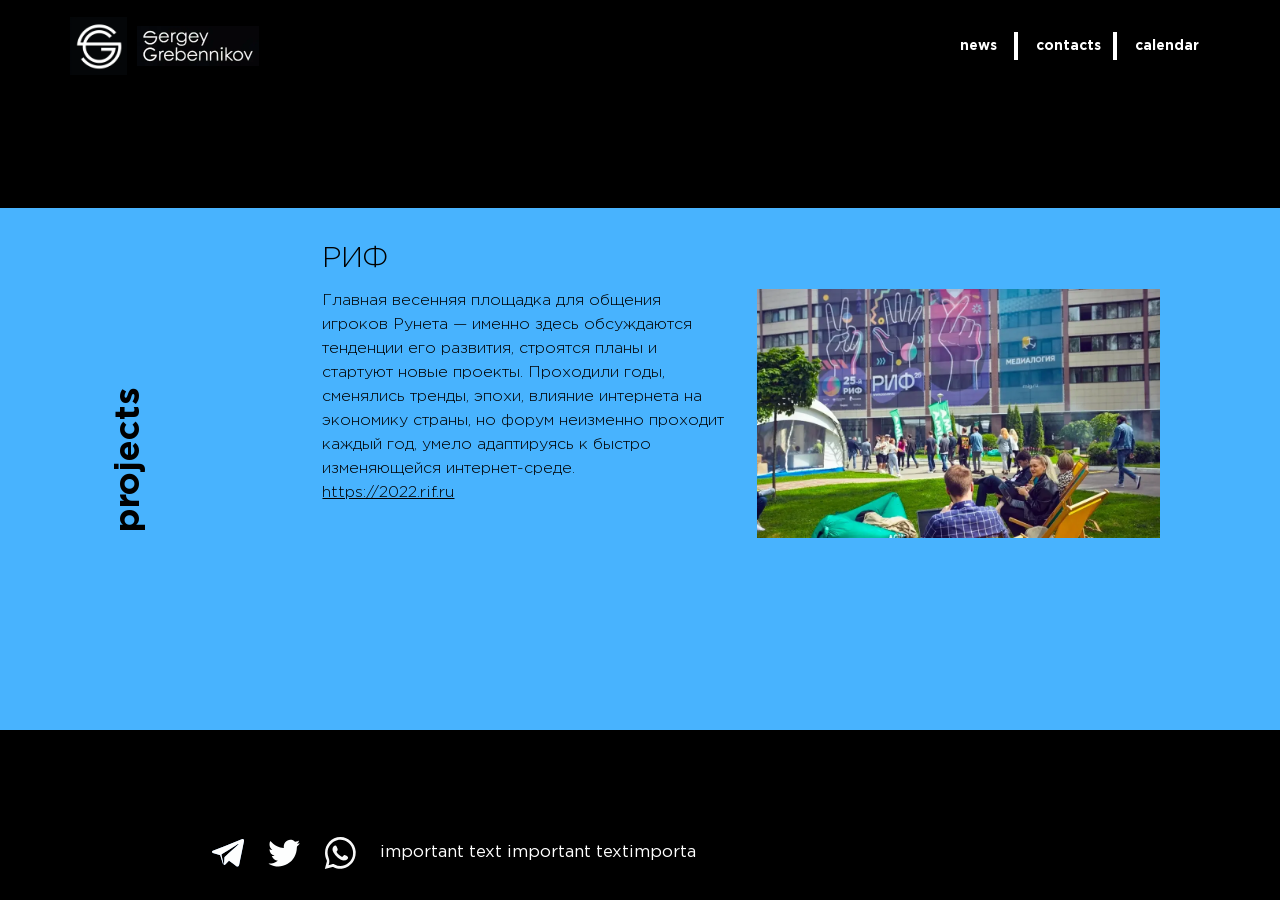
<file: rif.html>
<!DOCTYPE html><html lang="en"><head>    <meta charset="UTF-8">    <meta name="viewport" content="width=device-width, initial-scale=1, shrink-to-fit=no, viewport-fit=cover'">    <base href="/">    <link rel="icon" href="/assets/img/logo.svg" type="svg+xml">    <link rel="stylesheet" href="/assets/css/swiper-bundle.min.css">    <link rel="stylesheet" href="/assets/css/bootstrap-reboot.min.css">    <link rel="stylesheet" href="/assets/css/bootstrap-grid.min.css">    <link rel="stylesheet" href="/assets/css/index.css">    <!-- <script src="https://polyfill.io/v3/polyfill.min.js?flags=gated&features=IntersectionObserver"        crossorigin="anonymous"></script>    <script async src="https://cdn.jsdelivr.net/npm/loading-attribute-polyfill@0.2.0/loading-attribute-polyfill.min.js"        integrity="sha256-kX73NqVUoUbV0K44kgoqP8P8IZfU0OEjr/afCnK2Mrg=" crossorigin="anonymous"></script> -->    <title>Sergey Grebennikov</title></head><body>  <header>  <div class="container p-0">    <div class="header-container mobile">      <div class="logo__section">        <a class="logo__wrapper" href="/">          <picture><source srcset="/assets/img/logo.webp" type="image/webp"><img src="/assets/img/logo.png" alt="Logo"></picture>          <div class="logo__name"><picture><source srcset="/assets/img/name.webp" type="image/webp"><img src="/assets/img/name.png" alt="Sergey Grebennikov"></picture></div>        </a>      </div>      <div class="hamburger__section" id="hamburgerSection">        <div class="hamburger__item"></div>        <a href="/news.html" class="menu-link active">news</a>        <div class="hamburger__item"></div>        <a href="/contacts.html" class="menu-link">contacts</a>        <div class="hamburger__item"></div>        <a href="/calendar.html" class="menu-link">calendar</a>        <a class="logo__wrapper__opened" href="/">          <picture><source srcset="/assets/img/logo.webp" type="image/webp"><img src="/assets/img/logo.png" alt="Logo"></picture>        </a>      </div>    </div>    <div class="header-container desktop">      <div class="logo__section">        <a class="logo__wrapper" href="/">          <picture><source srcset="/assets/img/logo.webp" type="image/webp"><img src="/assets/img/logo.png" alt="Logo"></picture>          <div class="logo__name"><picture><source srcset="/assets/img/name.webp" type="image/webp"><img src="/assets/img/name.png" alt="Sergey Grebennikov"></picture></div>        </a>      </div>      <div class="desktop-links">        <a href="/news.html" class="menu-link" style="width: 36px;">news</a>        <div class="hamburger__item"></div>        <a href="/contacts.html" class="menu-link" style="width: 59px;">contacts</a>        <div class="hamburger__item"></div>        <a href="/calendar.html" class="menu-link" style="width: 60px;">calendar</a>      </div>    </div>  </div></header><div id="animationsPolygon"></div>  <main>    <section class="news">      <div class="news-wrapper single-news project-single-mobile">        <div class="container p-0 pt-3">          <div class="news-item news-item-mobile">            <h3 class="news-title">РИФ</h3>            <div class="news-img">              <picture><source srcset="/assets/img/projects/rif.webp" type="image/webp"><img src="/assets/img/projects/rif.jpg" alt=""></picture>            </div>            <!-- <p class="news-bold">              Lorem ipsum dolor, sit amet consectetur adipisicing elit. Illum fuga tenetur ad, distinctio mollitia animi modi              odio eum, ipsum natus exercitationem aliquam voluptate sunt vel ex, optio totam in? Provident.            </p> -->            <p class="news-annotation">              Главная весенняя площадка для общения игроков Рунета — именно здесь обсуждаются тенденции его развития, строятся планы и стартуют новые проекты. Проходили годы, сменялись тренды, эпохи, влияние интернета на экономику страны, но форум неизменно проходит каждый год, умело адаптируясь к быстро изменяющейся интернет-среде.            </p>            <p class="news-annotation">              <a href="https://2022.rif.ru">https://2022.rif.ru  </a>            </p>                      </div>        </div>      </div>    </section>    <section class="single-page desktop projects-page">      <div class="wrapper">        <div class="container d-flex p-0">          <div class="slide-left">            <div class="slide-name slide-name__projects">              projects            </div>            <div class="slide-image">            </div>          </div>          <div class="slide-right slide-right-gallery">            <p class="title">РИФ</p>            <!-- <p class="subtitle">Subtitle</p> -->            <div class="desktop-vertical-slider">              <div class="swiper-button-next singlepagedesktop-next"></div>              <div class="swiper-button-prev singlepagedesktop-prev"></div>              <div class="swiper singlepagedesktop-" id="singlePageDesktop">                <div class="swiper-wrapper">                  <div class="swiper-slide">                    <div class="desktop-vertical-slide">                      <div class="desktop-vertical-slide__content">                        <p class="text">                          Главная весенняя площадка для общения игроков Рунета — именно здесь обсуждаются тенденции его развития, строятся планы и стартуют новые проекты. Проходили годы, сменялись тренды, эпохи, влияние интернета на экономику страны, но форум неизменно проходит каждый год, умело адаптируясь к быстро изменяющейся интернет-среде.</p>                          <a href="https://2022.rif.ru  ">https://2022.rif.ru  </a>                        </div>                      <div class="desktop-vertical-slide__content">                        <div class="image">                          <picture><source srcset="/assets/img/projects/rif.webp" type="image/webp"><img src="/assets/img/projects/rif.jpg" alt=""></picture>                        </div>                      </div>                    </div>                  </div>                </div>              </div>            </div>          </div>        </div>      </div>    </section>  </main>  <footer>  <div class="d-flex align-items-center container">    <a href="http://" target="_blank" rel="noopener noreferrer">      <picture><source srcset="/assets/img/social/tg.svg" type="image/webp"><img src="/assets/img/social/tg.svg" alt="telegram"></picture>    </a>    <a href="http://" target="_blank" rel="noopener noreferrer">      <picture><source srcset="/assets/img/social/tw.svg" type="image/webp"><img src="/assets/img/social/tw.svg" alt="twitter"></picture>    </a>    <a href="http://" target="_blank" rel="noopener noreferrer">      <picture><source srcset="/assets/img/social/wa.svg" type="image/webp"><img src="/assets/img/social/wa.svg" alt="whatsapp"></picture>    </a>    <p>important text important textimporta</p>  </div></footer>  <script src="/assets/js/checkState.js"></script><script src="/assets/js/swiper-bundle.min.js"></script><script src="/assets/js/index.js"></script><script src="/assets/js/player.js"></script></body>
</file>
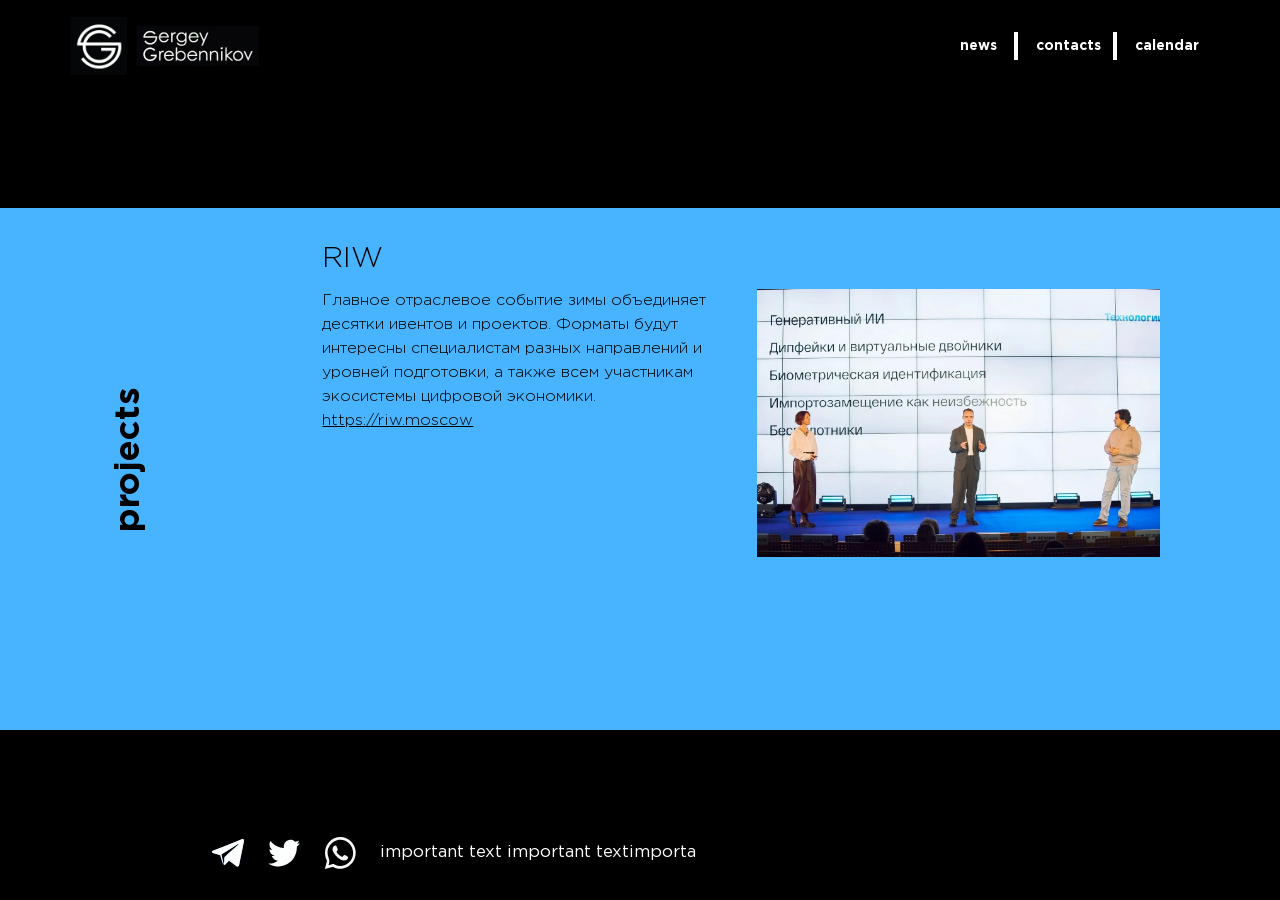
<file: riw.html>
<!DOCTYPE html><html lang="en"><head>    <meta charset="UTF-8">    <meta name="viewport" content="width=device-width, initial-scale=1, shrink-to-fit=no, viewport-fit=cover'">    <base href="/">    <link rel="icon" href="/assets/img/logo.svg" type="svg+xml">    <link rel="stylesheet" href="/assets/css/swiper-bundle.min.css">    <link rel="stylesheet" href="/assets/css/bootstrap-reboot.min.css">    <link rel="stylesheet" href="/assets/css/bootstrap-grid.min.css">    <link rel="stylesheet" href="/assets/css/index.css">    <!-- <script src="https://polyfill.io/v3/polyfill.min.js?flags=gated&features=IntersectionObserver"        crossorigin="anonymous"></script>    <script async src="https://cdn.jsdelivr.net/npm/loading-attribute-polyfill@0.2.0/loading-attribute-polyfill.min.js"        integrity="sha256-kX73NqVUoUbV0K44kgoqP8P8IZfU0OEjr/afCnK2Mrg=" crossorigin="anonymous"></script> -->    <title>Sergey Grebennikov</title></head><body>  <header>  <div class="container p-0">    <div class="header-container mobile">      <div class="logo__section">        <a class="logo__wrapper" href="/">          <picture><source srcset="/assets/img/logo.webp" type="image/webp"><img src="/assets/img/logo.png" alt="Logo"></picture>          <div class="logo__name"><picture><source srcset="/assets/img/name.webp" type="image/webp"><img src="/assets/img/name.png" alt="Sergey Grebennikov"></picture></div>        </a>      </div>      <div class="hamburger__section" id="hamburgerSection">        <div class="hamburger__item"></div>        <a href="/news.html" class="menu-link active">news</a>        <div class="hamburger__item"></div>        <a href="/contacts.html" class="menu-link">contacts</a>        <div class="hamburger__item"></div>        <a href="/calendar.html" class="menu-link">calendar</a>        <a class="logo__wrapper__opened" href="/">          <picture><source srcset="/assets/img/logo.webp" type="image/webp"><img src="/assets/img/logo.png" alt="Logo"></picture>        </a>      </div>    </div>    <div class="header-container desktop">      <div class="logo__section">        <a class="logo__wrapper" href="/">          <picture><source srcset="/assets/img/logo.webp" type="image/webp"><img src="/assets/img/logo.png" alt="Logo"></picture>          <div class="logo__name"><picture><source srcset="/assets/img/name.webp" type="image/webp"><img src="/assets/img/name.png" alt="Sergey Grebennikov"></picture></div>        </a>      </div>      <div class="desktop-links">        <a href="/news.html" class="menu-link" style="width: 36px;">news</a>        <div class="hamburger__item"></div>        <a href="/contacts.html" class="menu-link" style="width: 59px;">contacts</a>        <div class="hamburger__item"></div>        <a href="/calendar.html" class="menu-link" style="width: 60px;">calendar</a>      </div>    </div>  </div></header><div id="animationsPolygon"></div>  <main>    <section class="news">      <div class="news-wrapper single-news project-single-mobile">        <div class="container p-0 pt-3">          <div class="news-item news-item-mobile">            <h3 class="news-title">RIW</h3>            <div class="news-img">              <picture><source srcset="/assets/img/projects/riw.webp" type="image/webp"><img src="/assets/img/projects/riw.jpg" alt=""></picture>            </div>            <!-- <p class="news-bold">              Lorem ipsum dolor, sit amet consectetur adipisicing elit. Illum fuga tenetur ad, distinctio mollitia animi modi              odio eum, ipsum natus exercitationem aliquam voluptate sunt vel ex, optio totam in? Provident.            </p> -->            <p class="news-annotation">              Главное отраслевое событие зимы объединяет десятки ивентов и проектов. Форматы будут интересны специалистам разных направлений и уровней подготовки, а также всем участникам экосистемы цифровой экономики.             </p>            <p class="news-annotation">              <a href="https://riw.moscow">https://riw.moscow</a>            </p>                      </div>        </div>      </div>    </section>    <section class="single-page desktop projects-page">      <div class="wrapper">        <div class="container d-flex p-0">          <div class="slide-left">            <div class="slide-name slide-name__projects">              projects            </div>            <div class="slide-image">            </div>          </div>          <div class="slide-right slide-right-gallery">            <p class="title">RIW</p>            <!-- <p class="subtitle">Subtitle</p> -->            <div class="desktop-vertical-slider">              <div class="swiper-button-next singlepagedesktop-next"></div>              <div class="swiper-button-prev singlepagedesktop-prev"></div>              <div class="swiper singlepagedesktop-" id="singlePageDesktop">                <div class="swiper-wrapper">                  <div class="swiper-slide">                    <div class="desktop-vertical-slide">                      <div class="desktop-vertical-slide__content">                        <p class="text">                          Главное отраслевое событие зимы объединяет десятки ивентов и проектов. Форматы будут интересны специалистам разных направлений и уровней подготовки, а также всем участникам экосистемы цифровой экономики. </p>                          <a href="https://riw.moscow">https://riw.moscow</a>                        </div>                      <div class="desktop-vertical-slide__content">                        <div class="image">                          <picture><source srcset="/assets/img/projects/riw.webp" type="image/webp"><img src="/assets/img/projects/riw.jpg" alt=""></picture>                        </div>                      </div>                    </div>                  </div>                </div>              </div>            </div>          </div>        </div>      </div>    </section>  </main>  <footer>  <div class="d-flex align-items-center container">    <a href="http://" target="_blank" rel="noopener noreferrer">      <picture><source srcset="/assets/img/social/tg.svg" type="image/webp"><img src="/assets/img/social/tg.svg" alt="telegram"></picture>    </a>    <a href="http://" target="_blank" rel="noopener noreferrer">      <picture><source srcset="/assets/img/social/tw.svg" type="image/webp"><img src="/assets/img/social/tw.svg" alt="twitter"></picture>    </a>    <a href="http://" target="_blank" rel="noopener noreferrer">      <picture><source srcset="/assets/img/social/wa.svg" type="image/webp"><img src="/assets/img/social/wa.svg" alt="whatsapp"></picture>    </a>    <p>important text important textimporta</p>  </div></footer>  <script src="/assets/js/checkState.js"></script><script src="/assets/js/swiper-bundle.min.js"></script><script src="/assets/js/index.js"></script><script src="/assets/js/player.js"></script></body>
</file>
<file: assets/css/index.css>
@font-face{font-family:'Gotham pro light';src:url(../fonts/gothampro_light.ttf) format("truetype");font-weight:400;font-style:normal}@font-face{font-family:'Gotham pro';src:url(../fonts/gothampro.ttf) format("truetype");font-weight:400;font-style:normal}@font-face{font-family:'Gotham pro medium';src:url(../fonts/gothampro_medium.ttf) format("truetype");font-weight:400;font-style:normal}@font-face{font-family:'Gotham pro bold';src:url(../fonts/gothampro_bold.ttf) format("truetype");font-weight:400;font-style:normal}@font-face{font-family:'Gotham pro black';src:url(../fonts/gothampro_black.ttf) format("truetype");font-weight:400;font-style:normal}header{position:fixed;top:0;left:0;width:100%;z-index:15;background:-o-radial-gradient(7.37% 55.34%,184.77% 147%,#000 0,#000 7.37%,#000 100%);background:radial-gradient(184.77% 147% at 7.37% 55.34%,#000 0,#000 7.37%,#000 100%)}header .desktop{display:none!important}header .header-container{display:-webkit-box;display:-ms-flexbox;display:flex;-webkit-box-pack:justify;-ms-flex-pack:justify;justify-content:space-between;-webkit-box-align:center;-ms-flex-align:center;align-items:center;padding:17px 20px;position:relative;overflow:hidden}header .logo__section{display:-webkit-box;display:-ms-flexbox;display:flex;-webkit-box-align:center;-ms-flex-align:center;align-items:center}header .logo__wrapper{display:-webkit-box;display:-ms-flexbox;display:flex;-webkit-box-align:center;-ms-flex-align:center;align-items:center}header .logo__wrapper img{width:57px}header .logo__name{margin-left:10px;width:103px;font-size:16px;line-height:18px;color:#fff;font-family:"Gotham pro light"}header .logo__name img{width:122px}header .active{color:#fca929!important}header .active-divider{background-color:#fca929}.hamburger__section{display:-webkit-box;display:-ms-flexbox;display:flex;-webkit-box-pack:end;-ms-flex-pack:end;justify-content:flex-end;width:31px;padding:1.5px 0;-webkit-transform:rotateZ(90deg);-ms-transform:rotate(90deg);transform:rotateZ(90deg);position:absolute;right:34px;background:-o-radial-gradient(7.37% 55.34%,184.77% 147%,#000 0,#000 7.37%,#000 100%);background:radial-gradient(184.77% 147% at 7.37% 55.34%,#000 0,#000 7.37%,#000 100%);z-index:2}.hamburger__section a{width:0;opacity:0;margin-left:0;visibility:hidden;-webkit-transition:1s width,margin 1s linear;-o-transition:1s width,margin 1s linear;transition:1s width,margin 1s linear}.hamburger__section a img{max-width:57px}.hamburger__section__opened{-webkit-transition:-webkit-transform .2s;transition:-webkit-transform .2s;-o-transition:transform .2s;transition:transform .2s;transition:transform .2s,-webkit-transform .2s;right:20px;-webkit-transform:rotateZ(0);-ms-transform:rotate(0);transform:rotateZ(0);width:calc(100vw - 42px);-webkit-animation-name:openHamburger;animation-name:openHamburger;-webkit-box-align:center;-ms-flex-align:center;align-items:center;-webkit-animation-duration:.3s;animation-duration:.3s}.hamburger__section .showed-link{-webkit-animation-name:showLink;animation-name:showLink;-webkit-animation-duration:1s;animation-duration:1s}.hamburger__section__finally_opened a{-webkit-transition:all .7s;-o-transition:all .7s;transition:all .7s}.hamburger__section__finally_opened a:not(.logo__wrapper__opened){text-align:center;visibility:visible;opacity:0;font-size:14px;line-height:14px;color:#fff;font-family:"Gotham pro bold";margin:0 12px}.hamburger__section__finally_opened .logo__wrapper__opened{width:57px;visibility:visible;opacity:0}.hamburger__item{width:4px;height:28px;margin-left:3px;margin-right:3px;background:#fff;overflow:hidden}.desktop{-webkit-box-pack:justify;-ms-flex-pack:justify;justify-content:space-between;-webkit-box-align:center;-ms-flex-align:center;align-items:center}.desktop .desktop-links{display:-webkit-box;display:-ms-flexbox;display:flex;-webkit-box-align:center;-ms-flex-align:center;align-items:center}.desktop .desktop-links a{margin:0 15px;font-size:14px;line-height:14px;color:#fff;font-family:"Gotham pro bold";margin:0 15px;-webkit-transition:all .25s;-o-transition:all .25s;transition:all .25s}.desktop .desktop-links a:hover{color:#fca929}.primary{-webkit-transition:all 1s;-o-transition:all 1s;transition:all 1s;margin-top:2px}.primary .text-bottom{-webkit-transition:all 1s;-o-transition:all 1s;transition:all 1s}.primary .section-slider{display:-webkit-box;display:-ms-flexbox;display:flex;width:100%;height:61vh;min-height:420px;overflow:hidden;position:relative}.primary .section-slider-desktop{display:none}.primary .section{width:25%;height:100%;background-position:top right;background-size:100%;background-repeat:no-repeat;position:absolute;overflow:hidden;-webkit-transition:all .5s;-o-transition:all .5s;transition:all .5s}.primary .section .section-img{position:absolute;height:100%}.primary .section[data-name=about]{background-color:#fca929;left:0}.primary .section[data-name=about] .slide-1{background-color:#fca929}.primary .section[data-name=about] .slide-1__scrolled{-webkit-animation:scrollLeft 1.1s;animation:scrollLeft 1.1s;left:-350%}.primary .section[data-name=about] .slide-1 .section-name{width:185px;bottom:calc(50% - 110px);right:-52px}.primary .section[data-name=about] .slide-2{height:100%;display:-webkit-box;display:-ms-flexbox;display:flex;-webkit-box-orient:vertical;-webkit-box-direction:normal;-ms-flex-direction:column;flex-direction:column;-webkit-box-align:end;-ms-flex-align:end;align-items:flex-end;-webkit-box-pack:center;-ms-flex-pack:center;justify-content:center;z-index:0}.primary .section[data-name=about] .slide-2 iframe,.primary .section[data-name=about] .slide-2 video{width:100%;height:50%}.primary .section[data-name=about] .slide-2 .transparent-btn{width:19px;border:none;background:0 0;margin:16px 26px 0 0;padding:0}.primary .section[data-name=about] .slide-2 .transparent-btn img{width:100%;position:initial}.primary .section[data-name=about] .slide-3{position:absolute;background-color:#fca929;width:100%;height:100%;right:-150%;top:0;display:-webkit-box;display:-ms-flexbox;display:flex;-webkit-box-pack:end;-ms-flex-pack:end;justify-content:flex-end}.primary .section[data-name=about] .slide-3 img{left:50px}.primary .section[data-name=about] .slide-3__scrolled{-webkit-animation:scrollRight 1s;animation:scrollRight 1s;right:0}.primary .section[data-name=about] img{right:calc((60vh / 100) * -40);bottom:0}.primary .section[data-name=hobby]{background-color:#bdaee7;position:absolute;left:25%}.primary .section[data-name=hobby] .slide-1{background-color:#bdaee7}.primary .section[data-name=hobby] .slide-1__scrolled{-webkit-animation:scrollLeft 1s;animation:scrollLeft 1s;left:-350%}.primary .section[data-name=hobby] .slide-2{background-color:#bdaee7;position:absolute;width:100%;height:100%;right:-100%}.primary .section[data-name=hobby] .slide-2__scrolled{-webkit-animation:scrollRight 1s;animation:scrollRight 1s;right:0}.primary .section[data-name=hobby] .section-name{width:125px;top:116px;left:calc(50% - 62px);z-index:2}.primary .section[data-name=hobby] .section-name__scrolled{-webkit-animation:hobbyScrolled 1s;animation:hobbyScrolled 1s}.primary .section[data-name=hobby] .section-name__scrolled,.primary .section[data-name=hobby] .section-name__scrolled_no-animation{left:-30px}.primary .section[data-name=hobby] .section-img{max-height:210px;height:auto;bottom:0;left:50%;-webkit-transform:translate(-50%);-ms-transform:translate(-50%);transform:translate(-50%)}.primary .section[data-name=projects]{background-color:#48b3fe;right:25%}.primary .section[data-name=projects] .slide-1{display:none;background-color:#48b3fe}.primary .section[data-name=projects] .slide-1__scrolled{-webkit-animation:scrollLeft 1s;animation:scrollLeft 1s;left:-350%}.primary .section[data-name=projects] .slide-2{position:absolute;width:100%;height:100%;right:-100%}.primary .section[data-name=projects] .slide-2__scrolled{-webkit-animation:scrollRight 1s;animation:scrollRight 1s;right:0}.primary .section[data-name=projects] .section-name{width:210px;top:calc(50% - 12px);right:-68px}.primary .section[data-name=projects] .section-name__scrolled{-webkit-animation:projectScrolled 1s;animation:projectScrolled 1s}.primary .section[data-name=projects] .section-name__scrolled,.primary .section[data-name=projects] .section-name__scrolled_no-animation{z-index:2;right:calc(100% - 140px)}.primary .section[data-name=media]{background-color:#d000b6;right:0}.primary .section[data-name=media] .slide-1{background-color:#d000b6}.primary .section[data-name=media] .slide-1__scrolled{-webkit-animation:scrollLeft 1.2s;animation:scrollLeft 1.2s;left:-350%}.primary .section[data-name=media] .slide-1 .section-name_undexpanded{width:176px;right:-60px;bottom:138px}.primary .section[data-name=media] .slide-2{position:absolute;width:100%;height:100%;right:-100%}.primary .section[data-name=media] .slide-2__scrolled{-webkit-animation:scrollRight .75s;animation:scrollRight .75s;right:0}.primary .section[data-name=media] .section-img{top:0;right:calc((68vh / 100) * -12)}.primary .text{padding-right:27px;margin-top:24px;font-size:16px;line-height:18px}.primary .chosen{-webkit-animation-name:slideout;animation-name:slideout;-webkit-animation-duration:.5s;animation-duration:.5s;width:calc(100vw - 33px)}.primary .chosen-full{-webkit-animation-name:slideoutFull;animation-name:slideoutFull;-webkit-animation-duration:.5s;animation-duration:.5s;width:100vw}.primary .hidden-1{-webkit-animation-name:slidein1;animation-name:slidein1;-webkit-animation-duration:.5s;animation-duration:.5s}.primary .hidden-2{-webkit-animation-name:slidein2;animation-name:slidein2;-webkit-animation-duration:.5s;animation-duration:.5s}.primary .hidden-3{-webkit-animation-name:slidein3;animation-name:slidein3;-webkit-animation-duration:.5s;animation-duration:.5s}.primary .slide-1{position:absolute;top:0;left:0;width:100%;height:100%;-webkit-transition:all .5s;-o-transition:all .5s;transition:all .5s;z-index:1}#innerSliderPolygon{position:absolute;top:-1000%}footer{position:fixed;bottom:0;left:0;width:100%;z-index:15;padding-top:31px;padding-left:33px;padding-right:31px;padding-bottom:16px;background:-o-radial-gradient(7.37% 55.34%,184.77% 147%,#000 0,#000 7.37%,#000 100%);background:radial-gradient(184.77% 147% at 7.37% 55.34%,#000 0,#000 7.37%,#000 100%)}footer img{margin-right:23px}footer p{font-size:12px;line-height:11px;color:#fff;font-family:"Gotham pro";margin-bottom:0}.block-for-margin{width:100%;height:80px;padding-top:31px;padding-left:33px;padding-right:31px}.about{background-color:#fca929;width:100%;height:100%;padding:50px 40px 50px 70px}.about .section-name{top:140px!important;left:-60px!important;width:175px!important}.about .about-container{height:100%}.about p{color:#000}.about .date{font-family:"Gotham pro bold";font-size:19px;line-height:18px;margin-bottom:8px}.about .text{margin-top:0;padding-left:0;margin-bottom:20px}.hobby,.media,.projects{padding:40px 50px 40px 70px;position:relative;height:100%}.hobby{background-color:#bdaee7;position:relative}.hobby .section-name{left:-30px!important;top:116px!important;width:125px!important}.hobby .section-text{margin-left:43px;margin-top:29px;margin-bottom:0}.projects{background-color:#48b3fe}.projects .section-name{top:calc(50% - 11px)!important;width:210px}.projects .section-name__scrolled_no-animation{z-index:2;right:calc(100% - 140px)!important}.projects .widget-row{margin-top:15px;max-height:365px;overflow:scroll}.media{background-color:#d000b6;height:100%;position:relative}.media .section-name{top:unset!important;right:calc(100% - 91px)!important;bottom:138px!important;left:unset!important;color:#000;width:auto!important}.media a,.media h3,.media h6,.media p{color:#fff}.media .container{height:100%}.podcast-row::-webkit-scrollbar{display:none}.contacts .contacts-wrapper{margin-top:16px;min-height:70vh;color:#fff}.contacts h3{font-family:"Gotham pro bold";font-size:27px;line-height:26px;margin-bottom:14px;padding:0 20px}.contacts .img-wrapper{margin-bottom:48px}.contacts .img-wrapper img{width:100%}.contacts p{margin-bottom:8px;padding:0 20px}.contacts a,.contacts p{font-size:16px;line-height:15px;font-family:"Gotham pro light"}.contacts a{display:inline-block;margin-left:6px;color:#fff;text-decoration:none}.podcast-single .controls-component{margin-top:32px}.podcast-single button{background:0 0;border:none}.podcast-single .change-podcast{padding:0 54px;display:-webkit-box;display:-ms-flexbox;display:flex;-webkit-box-pack:justify;-ms-flex-pack:justify;justify-content:space-between;-webkit-box-align:center;-ms-flex-align:center;align-items:center}.podcast-single .change-podcast button{width:19px}.podcast-single .content{margin-top:45px;display:-webkit-box;display:-ms-flexbox;display:flex;-webkit-box-orient:vertical;-webkit-box-direction:normal;-ms-flex-direction:column;flex-direction:column;-webkit-box-align:center;-ms-flex-align:center;align-items:center;-webkit-box-pack:center;-ms-flex-pack:center;justify-content:center;padding:0 73px}.podcast-single .content .title{text-align:center;font-size:14px;line-height:13px;font-family:"Gotham pro light";margin-bottom:16px;text-align:left;width:100%}.podcast-single .content .podcast-banner{text-align:center}.podcast-single .content .podcast-banner img{max-width:100%}.podcast-single .text-bottom{margin-top:37px;font-size:16px;line-height:15px;font-family:"Gotham pro light";padding-left:33px;padding-right:27px}.single-page{color:#000;font-family:"Gotham pro light";margin-bottom:80px}.single-page-wrapper{padding:22px 35px 80px 32px;height:100%;width:100%}.single-page .projects-page{background-color:#48b3fe}.single-page .hobby-page{background-color:#bdaee7}.single-page .arrow-btn{position:absolute;top:22px;right:35px;z-index:3}.single-page .poster{width:100%;z-index:2;text-align:center}.single-page .poster img{max-width:100%}.single-page .title{font-size:20px;line-height:19px;margin-bottom:5px;font-family:"Gotham pro bold"}.single-page .subtitle{font-size:14px;line-height:13px}.single-page .text-wrapper{margin-top:36px;height:80%;overflow:hidden}.single-page .text-wrapper p{font-size:19px;line-height:18px;margin-bottom:12px}.single-page.desktop{display:none}.podcast-single-desktop{display:none}.podcast-single-mobile{margin-bottom:96px}@-webkit-keyframes slideout{from{width:12%}to{width:calc(100vw - 33px)}}@keyframes slideout{from{width:12%}to{width:calc(100vw - 33px)}}@-webkit-keyframes slideoutFull{from{width:12%}to{width:100vw}}@keyframes slideoutFull{from{width:12%}to{width:100vw}}@-webkit-keyframes slidein1{from{margin-left:initial}to{margin-left:calc(-1 * (100vw - 33px)/ 4 * 1)}}@keyframes slidein1{from{margin-left:initial}to{margin-left:calc(-1 * (100vw - 33px)/ 4 * 1)}}@-webkit-keyframes slidein2{from{margin-left:initial}to{margin-left:calc(-1 * (100vw - 33px)/ 4 * 2)}}@keyframes slidein2{from{margin-left:initial}to{margin-left:calc(-1 * (100vw - 33px)/ 4 * 2)}}@-webkit-keyframes slidein3{from{margin-left:initial}to{margin-left:calc(-1 * (100vw - 33px)/ 4 * 3)}}@keyframes slidein3{from{margin-left:initial}to{margin-left:calc(-1 * (100vw - 33px)/ 4 * 3)}}@-webkit-keyframes openHamburger{from{width:31px}50%{right:20px;width:31px}}@keyframes openHamburger{from{width:31px}50%{right:20px;width:31px}}@-webkit-keyframes openedHamburger{from{-webkit-box-pack:end;justify-content:flex-end;-webkit-box-align:start;align-items:flex-start}to{-webkit-box-pack:justify;justify-content:space-between;-webkit-box-align:center;align-items:center}}@keyframes openedHamburger{from{-webkit-box-pack:end;-ms-flex-pack:end;justify-content:flex-end;-webkit-box-align:start;-ms-flex-align:start;align-items:flex-start}to{-webkit-box-pack:justify;-ms-flex-pack:justify;justify-content:space-between;-webkit-box-align:center;-ms-flex-align:center;align-items:center}}@-webkit-keyframes showLink{from{visibility:hidden;width:0;opacity:0}50%{visibility:visible}75%{opacity:0}to{opacity:1}}@keyframes showLink{from{visibility:hidden;width:0;opacity:0}50%{visibility:visible}75%{opacity:0}to{opacity:1}}@-webkit-keyframes scrollLeft{from{left:0}to{left:-350%}}@keyframes scrollLeft{from{left:0}to{left:-350%}}@-webkit-keyframes scrollRight{from{right:-150%}to{right:0}}@keyframes scrollRight{from{right:-150%}to{right:0}}@-webkit-keyframes hobbyScrolled{from{left:calc(50% - 62px)}to{top:116px}}@keyframes hobbyScrolled{from{left:calc(50% - 62px)}to{top:116px}}@-webkit-keyframes projectScrolled{from{right:-68px}to{right:calc(100% - 140px)}}@keyframes projectScrolled{from{right:-68px}to{right:calc(100% - 140px)}}.black-single{margin:0 auto;padding:0 20px;margin-top:40px;height:70vh;overflow:scroll}.black-single .title{font-size:30px;line-height:28px;font-family:"Gotham pro bold";margin-bottom:30px}.black-single .content{display:-webkit-box;display:-ms-flexbox;display:flex;height:100%;padding:32px 0 32px 0}.black-single .content .left{width:75%;margin-right:32px}.black-single .content .left .top{display:-webkit-box;display:-ms-flexbox;display:flex}.black-single .content .left .top .image{width:40%;margin-right:48px}.black-single .content .left .top .image img{width:100%}.black-single .content .left .top .text{width:60%}.black-single .content .left .top .text p{font-size:14px;line-height:16px;font-family:"Gotham pro light"}.black-single .content .left .top .news-text p:first-of-type{font-family:"Gotham pro bold"}.black-single .content .left .top .media-text{display:-webkit-box;display:-ms-flexbox;display:flex;-webkit-box-orient:vertical;-webkit-box-direction:normal;-ms-flex-direction:column;flex-direction:column;-webkit-box-pack:justify;-ms-flex-pack:justify;justify-content:space-between}.black-single .content .left .bottom{margin-top:48px}.black-single .content .left .bottom p{font-size:14px;line-height:16px;font-family:"Gotham pro light"}.black-single .content .right{width:calc(30% - 32px)}.calendar-wrapper{background-color:#282828}.calendar-date{position:absolute;top:0;left:0;background-color:#282828;font-family:"Gotham pro bold";text-align:center;padding:12px}.calendar-date p:first-of-type{font-size:13px;line-height:12px;margin-bottom:5px}.calendar-date p:last-of-type{font-size:38px;line-height:36px;margin-bottom:0}.calendar-img{position:relative}.calendar-item{position:relative;color:#fff!important;display:block;background-color:#282828;margin-bottom:25px}.calendar-item .image img{width:100%}.calendar-item .footer{padding:20px}.calendar-item .text p:first-of-type{font-family:"Gotham pro bold";margin-bottom:5px;font-size:23px;line-height:22px}.calendar-item .text p:last-of-type{font-family:"Gotham pro";margin-bottom:0;font-size:17px;line-height:16px}.calendar-item button{border:none;margin-top:16px;color:#000;background-color:#fca929;width:100%;font-family:"Gotham pro";font-size:18px;line-height:17px;padding:10px}.calendar-single{padding:0;height:auto;padding-top:60px}.calendar-single .left{background-color:#282828;padding-right:20px;margin-right:0!important;width:calc(100% - 231px)!important}.calendar-single .left .image{position:relative;width:50%!important}.calendar-single .left .image .date{position:absolute;top:0;left:0;background-color:#282828;font-family:"Gotham pro bold";text-align:center;padding:12px}.calendar-single .left .image .date p:first-of-type{font-size:13px;line-height:12px;margin-bottom:5px}.calendar-single .left .image .date p:last-of-type{font-size:38px;line-height:36px;margin-bottom:0}.calendar-single .left .bottom{margin-top:24px;padding:23px;padding-top:0}.calendar-single .text p{margin-bottom:0}.calendar-single .text .title{font-size:23px;line-height:22px;margin-top:27px;margin-bottom:5px}.calendar-single .text .subtitle{font-size:17px;line-height:16px;margin-bottom:21px}.calendar-single .right{height:500px;width:250px!important}.contacts .contacts-wrapper{margin-top:100px;min-height:70vh;color:#fff}.contacts h3{font-family:"Gotham pro bold";font-size:27px;line-height:26px;margin-bottom:14px;padding:0 20px}.contacts .img-wrapper{margin-bottom:70px}.contacts .img-wrapper img{max-width:100%}.contacts p{margin-bottom:8px;padding:0 20px}.contacts a,.contacts p{font-size:16px;line-height:15px;font-family:"Gotham pro light"}.contacts a{display:inline-block;margin-left:6px;color:#fff;text-decoration:none}#audio{position:absolute;left:-1000%}.controls-component{width:100%;max-width:400px}.controls-component .controls{width:100%;display:-webkit-box;display:-ms-flexbox;display:flex;-webkit-box-pack:justify;-ms-flex-pack:justify;justify-content:space-between}.controls-component .controls [data-action=play],.controls-component .controls [data-action=stop]{width:40px}.controls-component .controls .showed-control{display:-webkit-box;display:-ms-flexbox;display:flex;-webkit-box-pack:justify;-ms-flex-pack:justify;justify-content:space-between}.controls-component .controls .hidden-control{display:none}.controls-component .controls button{background:0 0;border:none}.controls-component .controls button:nth-of-type(1) img{margin-right:7px}.controls-component .controls button:last-of-type img{margin-left:7px}.controls-component .media-progress{max-width:400px;margin:0 auto;margin-top:45px;width:100%}.controls-component .media-progress .time{text-align:right;height:24px;font-family:"Gotham pro light"}.controls-component .media-progress .bar{width:100%;position:relative;height:7px;background:rgba(255,255,255,.3)}.controls-component .media-progress .bar .line{position:absolute;top:0;left:0;width:0%;height:100%;background-color:#fff}.controls-component .media-progress .bar .line .dot{position:relative;width:100%;height:100%}.controls-component .media-progress .bar .line .dot::after{opacity:0;content:"";height:16px;width:16px;position:absolute;background:#fff;border-radius:100%;right:-8px;top:-4px;-webkit-transition:all .25s;-o-transition:all .25s;transition:all .25s;cursor:pointer}.controls-component .media-progress .bar .line .dot:hover::after{opacity:1}.news .news-wrapper{position:relative;padding-top:100px;min-height:92vh;overflow:visible}.news .news-wrapper .news-item-mobile{padding:0 40px;margin-bottom:40px}.news .news-wrapper .swiper-button-next,.news .news-wrapper .swiper-button-prev{color:#fff!important;-webkit-transform:rotateZ(90deg);-ms-transform:rotate(90deg);transform:rotateZ(90deg)}.news .news-wrapper .swiper-button-next::after,.news .news-wrapper .swiper-button-prev::after{font-size:20px;font-weight:900}.news .news-wrapper .swiper-button-next{bottom:60px;left:calc(50% - 13px);top:unset}.news .news-wrapper .swiper-button-prev{top:95px;left:calc(50% - 13px)}.news .single-news{height:auto!important;padding-top:92px;padding-bottom:80px}.news .news-list-wrapper{height:100vh;padding-top:115px;padding-bottom:107px}.news .news-item{color:#fff;opacity:0;-webkit-transition:all .5s;-o-transition:all .5s;transition:all .5s;display:block}.news .news-item .news-title{font-family:"Gotham pro bold";font-size:27px;line-height:26px;margin-bottom:32px}.news .news-item .news-img{margin-bottom:32px}.news .news-item .news-img img{width:100%}.news .news-item .news-bold{font-family:"Gotham pro bold";font-size:16px;line-height:18px;margin-bottom:16px}.news .news-item .news-annotation{font-family:"Gotham pro";font-size:16px;line-height:18px;margin-top:13px;margin-bottom:5px}.news .news-item .news-annotation a{color:#000;text-decoration:underline}.news .news-item .dots{margin-right:10px;padding:0;color:#fff;background:0 0;border:none;font-size:27px;line-height:26px;font-family:"Gotham pro bold"}.project-single-mobile{background-color:#48b3fe}.hobby-single-mobile{background-color:#bdaee7}.hobby-single-mobile .news-item,.project-single-mobile .news-item{color:#000}.news-item-desktop{display:none}.swiper-slide{-webkit-transform:translate3d(0,0,0)}.swiper-button-next::after,.swiper-button-prev::after{-webkit-transition:all .25s;-o-transition:all .25s;transition:all .25s;font-size:20px;font-weight:900}.swiper-button-next:hover,.swiper-button-prev:hover{color:#000!important}.vertical-text-slider{height:100%;position:relative}.vertical-text-slider .vertical-text-next,.vertical-text-slider .vertical-text-prev{-webkit-transform:rotateZ(90deg);-ms-transform:rotate(90deg);transform:rotateZ(90deg);color:#fff}.vertical-text-slider .vertical-text-prev{top:-15px;left:calc(50% - 22px)}.vertical-text-slider .vertical-text-next{top:unset;bottom:-45px;left:calc(50% - 22px)}.vertical-text-slider .swiper,.vertical-text-slider .swiper-wrapper{height:100%}.vertical-text-slider .swiper-slide{width:100%!important;height:auto}.vertical-text-slider__slide{height:100%}.vertical-text-slider__slide .text{padding-right:0}.mobile-vertical-slider{max-width:445px;height:100%;overflow:hidden;margin:0 auto;position:relative}.mobile-vertical-slider .container{height:100%}.mobile-vertical-slider .hobby-slider,.mobile-vertical-slider .swiper{height:100%;margin:0;width:100%}.mobile-vertical-slider .hobby-slider .d-flex,.mobile-vertical-slider .swiper .d-flex{height:100%}.mobile-vertical-slider .swiper-button-prev{top:30px;bottom:unset}.mobile-vertical-slider .swiper-button-disabled{-webkit-transition:all .25s;-o-transition:all .25s;transition:all .25s;opacity:0}.mobile-vertical-slider .swiper-scrollbar{display:none}.mobile-vertical-slider .swiper-slide{opacity:0;-webkit-transition:all .5s;-o-transition:all .5s;transition:all .5s;width:100%!important}.mobile-vertical-slider .image-wrapper{width:100%;position:relative}.mobile-vertical-slider .image-wrapper__text{width:100%;position:absolute;font-size:19px;line-height:18px;color:#fff;text-align:center;word-break:break-all;margin:0;top:calc(50% - 9px)}.mobile-vertical-slider .image-wrapper img{height:100%;width:100%}#primarySlider{width:100%}#primarySlider .primary-slider-wrapper{width:100%}#primarySlider .primary-slider-wrapper .primary-slider-slide{-webkit-transition:all .35s;-o-transition:all .35s;transition:all .35s;width:25%}#primarySlider .primary-slider-wrapper .primary-slider-slide.swiper-slide-active{-webkit-transition:all .35s;-o-transition:all .35s;transition:all .35s;width:32%;z-index:10}.inner-section-slider{height:68vh}.inner-section-slider #innerPrimarySlider{position:relative;height:100%}.inner-section-slider #innerPrimarySlider::before{content:"";position:absolute;top:0;left:-50px;width:200vw;height:100%;background:-o-radial-gradient(7.37% 55.34%,184.77% 147%,#000 0,#000 7.37%,#000 100%);background:radial-gradient(184.77% 147% at 7.37% 55.34%,#000 0,#000 7.37%,#000 100%)}.inner-section-slider #innerPrimarySlider .swiper-slide .hobby .swiper-button-next,.inner-section-slider #innerPrimarySlider .swiper-slide .hobby .swiper-button-prev,.inner-section-slider #innerPrimarySlider .swiper-slide .media .swiper-button-next,.inner-section-slider #innerPrimarySlider .swiper-slide .media .swiper-button-prev,.inner-section-slider #innerPrimarySlider .swiper-slide .projects .swiper-button-next,.inner-section-slider #innerPrimarySlider .swiper-slide .projects .swiper-button-prev{color:#fff;height:19px;width:9.5px;right:unset;left:calc(50% + 4.25px);-webkit-transform:rotate(90deg);-ms-transform:rotate(90deg);transform:rotate(90deg)}.inner-section-slider #innerPrimarySlider .swiper-slide .hobby .swiper-button-next::after,.inner-section-slider #innerPrimarySlider .swiper-slide .hobby .swiper-button-prev::after,.inner-section-slider #innerPrimarySlider .swiper-slide .media .swiper-button-next::after,.inner-section-slider #innerPrimarySlider .swiper-slide .media .swiper-button-prev::after,.inner-section-slider #innerPrimarySlider .swiper-slide .projects .swiper-button-next::after,.inner-section-slider #innerPrimarySlider .swiper-slide .projects .swiper-button-prev::after{font-size:20px;color:#fff!important}.inner-section-slider #innerPrimarySlider .swiper-slide .hobby .swiper-button-next,.inner-section-slider #innerPrimarySlider .swiper-slide .media .swiper-button-next,.inner-section-slider #innerPrimarySlider .swiper-slide .projects .swiper-button-next{top:unset;bottom:15px}.inner-section-slider .swiper-slide{width:95%}#mediaSlider .swiper-slide{width:auto;opacity:0;-webkit-transition:all .5s;-o-transition:all .5s;transition:all .5s}.primary-swiper-desktop{display:none}.primary-swiper-desktop.showed{opacity:1!important;-webkit-transition:all .25s;-o-transition:all .25s;transition:all .25s}#primarySwiperDesktop{top:-200%;height:100%;position:absolute;width:100%;opacity:0;z-index:10}#primarySwiperDesktop .swiper-slide{width:95%;position:relative;overflow:hidden}#primarySwiperDesktop .swiper-slide .slide-name{-webkit-transform:rotateZ(-90deg);-ms-transform:rotate(-90deg);transform:rotateZ(-90deg);position:absolute;font-size:35px;line-height:34px;font-family:"Gotham pro bold";color:#000;width:180px}#primarySwiperDesktop .swiper-slide .inactive-content{-webkit-transition:all .25s;-o-transition:all .25s;transition:all .25s;opacity:1;position:absolute;width:100%;top:25%;left:0;padding:16px;display:-webkit-box;display:-ms-flexbox;display:flex;-webkit-box-pack:justify;-ms-flex-pack:justify;justify-content:space-between}#primarySwiperDesktop .swiper-slide .inactive-content .left,#primarySwiperDesktop .swiper-slide .inactive-content .right{position:relative}#primarySwiperDesktop .swiper-slide .inactive-content .right .direction{text-align:right}#primarySwiperDesktop .swiper-slide .inactive-content .right .direction svg{-webkit-transform:rotateZ(-180deg);-ms-transform:rotate(-180deg);transform:rotateZ(-180deg)}#primarySwiperDesktop .swiper-slide .inactive-content .slide-name{top:85px;left:-55px;text-align:right;color:rgba(0,0,0,.31)}#primarySwiperDesktop .swiper-slide .inactive-content .direction svg{width:14px}#primarySwiperDesktop .swiper-slide .inactive-content .direction svg path{stroke:rgba(0,0,0,.31)}#primarySwiperDesktop .swiper-slide .active-content{position:relative;display:-webkit-box;display:-ms-flexbox;display:flex;-webkit-transition:all .35s;-o-transition:all .35s;transition:all .35s;height:100%}#primarySwiperDesktop .swiper-slide .active-content__inactive .right-absolute{right:0!important}#primarySwiperDesktop .swiper-slide .active-content__inactive .left-absolute{left:0!important}#primarySwiperDesktop .swiper-slide .active-content .right-absolute{top:0;right:-10%}#primarySwiperDesktop .swiper-slide .active-content .right-absolute__content{padding-top:165px!important}#primarySwiperDesktop .swiper-slide .active-content .right-absolute__content .direction{-webkit-transform:rotateZ(90deg)!important;-ms-transform:rotate(90deg)!important;transform:rotateZ(90deg)!important}#primarySwiperDesktop .swiper-slide .active-content .left-absolute{top:0;left:-10%}#primarySwiperDesktop .swiper-slide .active-content .left-absolute,#primarySwiperDesktop .swiper-slide .active-content .right-absolute{-webkit-transition:all .25s;-o-transition:all .25s;transition:all .25s;width:3%;height:100%;position:absolute;display:-webkit-box;display:-ms-flexbox;display:flex;-webkit-box-align:center;-ms-flex-align:center;align-items:center;z-index:3}#primarySwiperDesktop .swiper-slide .active-content .left-absolute__content,#primarySwiperDesktop .swiper-slide .active-content .right-absolute__content{display:-webkit-box;display:-ms-flexbox;display:flex;-webkit-transform:rotateZ(90deg);-ms-transform:rotate(90deg);transform:rotateZ(90deg);padding-top:175px}#primarySwiperDesktop .swiper-slide .active-content .left-absolute__content .direction,#primarySwiperDesktop .swiper-slide .active-content .right-absolute__content .direction{-webkit-transform:rotateZ(-90deg);-ms-transform:rotate(-90deg);transform:rotateZ(-90deg)}#primarySwiperDesktop .swiper-slide .active-content .left-absolute__content .direction svg,#primarySwiperDesktop .swiper-slide .active-content .right-absolute__content .direction svg{stroke:rgba(0,0,0,.31)}#primarySwiperDesktop .swiper-slide .active-content .left-absolute__content .direction svg path,#primarySwiperDesktop .swiper-slide .active-content .right-absolute__content .direction svg path{stroke:rgba(0,0,0,.31)}#primarySwiperDesktop .swiper-slide .active-content .left-absolute__content .slide-name,#primarySwiperDesktop .swiper-slide .active-content .right-absolute__content .slide-name{font-size:25px;line-height:24px;text-align:right;position:inherit;-webkit-transform:rotateZ(0);-ms-transform:rotate(0);transform:rotateZ(0);margin-right:16px;color:rgba(0,0,0,.31)}#primarySwiperDesktop .swiper-slide .active-content .slide-left{height:100%;width:33%;max-width:550px;margin-right:16px}#primarySwiperDesktop .swiper-slide .active-content .slide-left .relative{position:relative;height:100%;width:100%}#primarySwiperDesktop .swiper-slide .active-content .slide-image{height:100%;display:-webkit-box;display:-ms-flexbox;display:flex;-webkit-box-align:end;-ms-flex-align:end;align-items:flex-end}#primarySwiperDesktop .swiper-slide .active-content .slide-right{width:60%;max-width:1400px;padding:50px 25px}#primarySwiperDesktop .swiper-slide .active-content .slide-right-gallery{width:calc(100% - 240px);padding:37px 50px 25px 50px}#primarySwiperDesktop .swiper-slide .active-content .slide-right-gallery .swiper-slide{position:relative;overflow:hidden}#primarySwiperDesktop .swiper-slide .active-content .slide-right-media-gallery{width:calc(100% - 375px);margin-left:auto;padding-top:20px;padding-right:50px;padding-bottom:0}#primarySwiperDesktop .swiper-slide .active-content .slide-right-media-gallery .swiper-slide{max-height:245px}#primarySwiperDesktop .swiper-slide .section-desktop{width:100%}#primarySwiperDesktop .swiper-slide .about-slide{background-color:#fca929}#primarySwiperDesktop .swiper-slide .about-slide .left-absolute,#primarySwiperDesktop .swiper-slide .about-slide .right-absolute{background-color:#fca929}#primarySwiperDesktop .swiper-slide .about-slide .slide-left{width:413px}#primarySwiperDesktop .swiper-slide .about-slide .slide-left .slide-name{bottom:273.5px}#primarySwiperDesktop .swiper-slide .about-slide .slide-right{width:calc(100% - 413px);background-color:#fca929}#primarySwiperDesktop .swiper-slide .about-slide .slide-right .text-wrap{height:100%;display:-webkit-box;display:-ms-flexbox;display:flex;-webkit-box-pack:justify;-ms-flex-pack:justify;justify-content:space-between;background-color:#fca929}#primarySwiperDesktop .swiper-slide .about-slide .slide-right .text-wrap .text-col{width:calc(50% - 4.5px)}#primarySwiperDesktop .swiper-slide .about-slide .slide-right .text-wrap .text-col p{color:#000}#primarySwiperDesktop .swiper-slide .about-slide .slide-right .text-wrap .text-col .date{font-family:"Gotham pro bold";font-size:19px;line-height:18px;margin-bottom:8px}#primarySwiperDesktop .swiper-slide .about-slide .slide-right .text-wrap .text-col .text{margin-top:0;padding-left:0;margin-bottom:10px}#primarySwiperDesktop .swiper-slide .hobby-slide{background-color:#bdaee7}#primarySwiperDesktop .swiper-slide .hobby-slide .left-absolute,#primarySwiperDesktop .swiper-slide .hobby-slide .right-absolute{background-color:#bdaee7}#primarySwiperDesktop .swiper-slide .hobby-slide .slide-left{width:240px;margin-right:0}#primarySwiperDesktop .swiper-slide .hobby-slide .slide-left img{width:100%}#primarySwiperDesktop .swiper-slide .hobby-slide .slide-left .slide-name{top:calc(50% - 155px);left:calc(50% - 89.5px)}#primarySwiperDesktop .swiper-slide .projects-slide{background-color:#48b3fe}#primarySwiperDesktop .swiper-slide .projects-slide .left-absolute,#primarySwiperDesktop .swiper-slide .projects-slide .right-absolute{background-color:#48b3fe}#primarySwiperDesktop .swiper-slide .projects-slide .slide-left{width:240px;position:relative}#primarySwiperDesktop .swiper-slide .projects-slide .slide-left .slide-name{top:calc(50% - 17px);left:-4px}#primarySwiperDesktop .swiper-slide .media-slide{background-color:#d000b6}#primarySwiperDesktop .swiper-slide .media-slide .left-absolute,#primarySwiperDesktop .swiper-slide .media-slide .right-absolute{background-color:#d000b6}#primarySwiperDesktop .swiper-slide .media-slide .title{overflow:hidden;-o-text-overflow:ellipsis;text-overflow:ellipsis;white-space:nowrap}#primarySwiperDesktop .swiper-slide .media-slide .container.d-flex.p-0{position:relative}#primarySwiperDesktop .swiper-slide .media-slide .slide-left{width:auto;max-width:unset;left:-340px;position:absolute}#primarySwiperDesktop .swiper-slide .media-slide .slide-left .slide-name{bottom:274.5px;z-index:1;right:-4.5px}#primarySwiperDesktop .swiper-slide .media-slide .slide-left .slide-image{display:block}#primarySwiperDesktop .swiper-slide .media-slide .slide-left .slide-image img{height:100%}#primarySwiperDesktop .swiper-slide-active .active-content{opacity:1;-webkit-transition:all .25s;-o-transition:all .25s;transition:all .25s}#primarySwiperDesktop .swiper-slide-active .inactive-content{opacity:0}.desktop-vertical-slider{height:100%;margin-left:auto;padding-bottom:10px;position:relative;margin-top:1rem}.desktop-vertical-slider .swiper-button-next,.desktop-vertical-slider .swiper-button-prev{color:#fff;position:absolute;right:-45px;-webkit-transform:rotateZ(90deg);-ms-transform:rotate(90deg);transform:rotateZ(90deg)}.desktop-vertical-slider .swiper-button-next::after,.desktop-vertical-slider .swiper-button-prev::after{font-size:25px}.desktop-vertical-slider .swiper-button-prev{top:20px;left:unset}.desktop-vertical-slider .swiper-button-next{bottom:0;top:unset}.desktop-vertical-slider .swiper{height:100%}.desktop-vertical-slider .swiper-slide{width:100%!important;max-height:278px}.desktop-vertical-slider .swiper-slide .text-slide p{font-family:"Gotham pro light";font-size:14px;line-height:16px;margin-bottom:10px}.desktop-vertical-slider .desktop-vertical-slide{display:-webkit-box;display:-ms-flexbox;display:flex;-webkit-box-pack:justify;-ms-flex-pack:justify;justify-content:space-between;height:100%}.desktop-vertical-slider .desktop-vertical-slide__content{width:calc(50% - 16px);display:-webkit-box;display:-ms-flexbox;display:flex;-webkit-box-orient:vertical;-webkit-box-direction:normal;-ms-flex-direction:column;flex-direction:column;font-family:"Gotham pro light";color:#000}.desktop-vertical-slider .desktop-vertical-slide__content a{color:#000;text-decoration:underline;width:-webkit-fit-content;width:-moz-fit-content;width:fit-content}.desktop-vertical-slider .desktop-vertical-slide__content .title{font-size:22px;line-height:24px;margin-bottom:10px}.desktop-vertical-slider .desktop-vertical-slide__content .subtitle{font-size:18px;line-height:17px;margin-bottom:13px}.desktop-vertical-slider .desktop-vertical-slide__content .image{width:100%;height:100%}.desktop-vertical-slider .desktop-vertical-slide__content .image img{max-width:100%}.black-single-slider{height:100%;position:relative}.black-single-slider .swiper-button-next,.black-single-slider .swiper-button-prev{position:absolute;-webkit-transform:rotateZ(90deg);-ms-transform:rotate(90deg);transform:rotateZ(90deg)}.black-single-slider .swiper-button-next::after,.black-single-slider .swiper-button-prev::after{color:#fff}.black-single-slider .swiper-button-next{bottom:-35px;top:unset;left:calc(50% - 13.5px)}.black-single-slider .swiper-button-prev{bottom:unset;top:-10px;left:calc(50% - 13.5px)}.black-single-slider .black-slider{height:100%}.black-single-slider .black-slider .swiper-slide{-webkit-transition:all .25s;-o-transition:all .25s;transition:all .25s;width:auto}.black-single-slider .black-slider .slide{height:100%}.black-single-slider .black-slider .slide a{display:-webkit-box;display:-ms-flexbox;display:flex;-webkit-box-orient:vertical;-webkit-box-direction:normal;-ms-flex-direction:column;flex-direction:column;height:100%}.black-single-slider .black-slider .slide .title{font-size:14px;line-height:16px;font-family:"Gotham pro bold";color:#fff;margin-bottom:14px}.black-single-slider .black-slider .slide .image{height:100%}.black-single-slider .black-slider .slide .image img{width:100%}.calendar-single-slider .black-slider-next{left:unset;right:calc(115.5px - 13.5px);bottom:-45px}.calendar-single-slider .black-slider-prev{left:unset;right:calc(115.5px - 13.5px);top:-25px}.calendar-single-slider .swiper-slide a{width:100%;max-width:231px;margin:0 0 0 auto}.horizontal-desktop-slider{height:100%;width:100%;padding:0 33px;max-height:900px}.horizontal-desktop-slider .swiper-wrapper{height:100%;width:100%}.horizontal-desktop-slider .swiper-slide{width:100%;height:-webkit-fit-content;height:-moz-fit-content;height:fit-content}.single-page.desktop .slide-right-gallery .swiper-slide{max-height:281px}html{background:-o-radial-gradient(7.37% 55.34%,184.77% 147%,#000 0,#000 7.37%,#000 100%);background:radial-gradient(184.77% 147% at 7.37% 55.34%,#000 0,#000 7.37%,#000 100%)}body{background:-o-radial-gradient(7.37% 55.34%,184.77% 147%,#000 0,#000 7.37%,#000 100%);background:radial-gradient(184.77% 147% at 7.37% 55.34%,#000 0,#000 7.37%,#000 100%);min-height:100vh;-ms-overflow-style:none;scrollbar-width:none}body h1{padding:93px 20px 0 93px!important;font-size:17px;line-height:16px;width:320px;color:#fff;font-family:"Gotham pro";margin-bottom:18px}body ::-webkit-scrollbar{display:none}.main-body{overflow:hidden}a{text-decoration:none}main{overflow:hidden;position:relative}main::after,main::before{content:"";width:100%;height:55%;position:absolute;left:0;background:-o-radial-gradient(7.37% 55.34%,184.77% 147%,#000 0,#000 7.37%,#000 100%);background:radial-gradient(184.77% 147% at 7.37% 55.34%,#000 0,#000 7.37%,#000 100%);z-index:2;-webkit-transition:all .3s;-o-transition:all .3s;transition:all .3s}main::after{top:-100%}main::before{bottom:-100%}main.page-changing::after{top:0}main.page-changing::before{bottom:0}.index-main{opacity:0}ul{margin:0;padding:0;list-style-type:none}section{font-family:"Gotham pro";color:#fff}#animationsPolygon{position:absolute;top:-1000%;left:-1000%}.section-title{font-size:19px;line-height:20px;color:#000;margin:0 0 8px 0}.media .section-title{font-size:14px;line-height:16px}.section-subtitle{font-size:14px;line-height:13px;color:#000}.section-name{position:absolute;margin:0;font-size:36px;line-height:34px;color:#000;font-family:"Gotham pro bold";-webkit-transform:rotateZ(-90deg);-ms-transform:rotate(-90deg);transform:rotateZ(-90deg)}.section-text{font-size:19px;line-height:18px;color:#000}.standart-btn svg{-webkit-transition:all .25s;-o-transition:all .25s;transition:all .25s}.standart-btn svg path{-webkit-transition:all .25s;-o-transition:all .25s;transition:all .25s}.standart-btn:hover svg{stroke:#000}.standart-btn:hover svg path{stroke:#000}@media (min-width:400px){.hamburger__section{font-size:16px;line-height:18px;font-family:"Gotham pro"}.hamburger__section__finally_opened a:not(.logo__wrapper__opened){font-size:16px;line-height:18px;margin:0 15px}}@media (min-width:600px){.hamburger__section{font-size:18px;line-height:20px;font-family:"Gotham pro"}.hamburger__section__finally_opened a:not(.logo__wrapper__opened){font-size:18px;line-height:20px;margin:0 20px}}@media (min-width:996px){header{padding:0 20px}header .logo__wrapper{width:82px}header .mobile{display:none}header .desktop{display:-webkit-box!important;display:-ms-flexbox!important;display:flex!important}header .header-container{padding-left:0;padding-right:0}header h1{padding-left:0}.primary{position:relative}.primary .section-slider{display:none}.primary [data-name=about]::after{content:"";width:500px;height:100%;position:absolute;top:0;left:-500px;background-color:#d000b6}.primary [data-name=media]::after{content:"";width:500px;height:100%;position:absolute;top:0;right:-500px;background-color:#fca929}.primary .section-slider-desktop{height:58vh;min-height:420px;max-height:600px;width:100%;margin-top:22px;-webkit-transition:all .15s;-o-transition:all .15s;transition:all .15s;display:block}.primary .section-desktop{height:100%;-webkit-transition:all .75s;-o-transition:all .75s;transition:all .75s;cursor:pointer;position:absolute}.primary .section-desktop__content{display:-webkit-box;display:-ms-flexbox;display:flex;position:absolute;bottom:0;-webkit-transition:all .8s;-o-transition:all .8s;transition:all .8s;height:100%}.primary .section-desktop__content_wrapper{position:relative;width:100%;height:100%}.primary .section-desktop__content .section-name{font-size:35px;line-height:34px;font-family:"Gotham pro bold";color:#000;width:171px;-webkit-transition:all 1s;-o-transition:all 1s;transition:all 1s}.primary .section-desktop__content .section-img{display:-webkit-box;display:-ms-flexbox;display:flex;-webkit-box-align:end;-ms-flex-align:end;align-items:flex-end}.primary .section-desktop:last-of-type,.primary .section-desktop:nth-of-type(1){width:32.5%}.primary .section-desktop:nth-of-type(1){background-color:#fca929;left:0}.primary .section-desktop:nth-of-type(1) .section-desktop__content{right:-115px;overflow:hidden}.primary .section-desktop:nth-of-type(1) .section-desktop__content .section-name{bottom:268.5px;left:4.5px}.primary .section-desktop:nth-of-type(1) .section-desktop__content .section-img{height:100%}.primary .section-desktop:nth-of-type(2){width:22.5%;background-color:#bdaee7;left:32.5%;overflow:hidden;z-index:1}.primary .section-desktop:nth-of-type(2) .section-desktop__content{left:calc(50% - 120px);display:block;width:240px}.primary .section-desktop:nth-of-type(2) .section-desktop__content .section-name{top:calc(50% - 150px);left:calc(50% - 85px);z-index:2}.primary .section-desktop:nth-of-type(2) .section-desktop__content .section-img{height:100%;-webkit-box-pack:center;-ms-flex-pack:center;justify-content:center}.primary .section-desktop:nth-of-type(2) .section-desktop__content .section-img img{width:100%}.primary .section-desktop:nth-of-type(3){width:12.5%;background-color:#48b3fe;right:32.5%;z-index:1}.primary .section-desktop:nth-of-type(3) .section-desktop__content{height:100%;width:100%}.primary .section-desktop:nth-of-type(3) .section-desktop__content .section-name{top:calc(50% - 12.5px);left:calc(50% - 85px)}.primary .section-desktop:last-of-type{background-color:#d000b6;right:0}.primary .section-desktop:last-of-type .section-desktop__content{left:-340px}.primary .section-desktop:last-of-type .section-desktop__content .section-name{bottom:270px;z-index:1;right:0}.primary .section-desktop:last-of-type .section-desktop__content .section-img{-webkit-box-align:unset;-ms-flex-align:unset;align-items:unset}.primary .section-desktop:last-of-type .section-desktop__content .section-img img{height:100%}footer{padding:31px 200px}footer .d-flex{-webkit-box-align:center;-ms-flex-align:center;align-items:center}footer img{width:33px}footer p{font-size:17px;line-height:16px}.single-page.mobile{display:none}.single-main{height:100vh;display:-webkit-box;display:-ms-flexbox;display:flex;-webkit-box-orient:vertical;-webkit-box-direction:normal;-ms-flex-direction:column;flex-direction:column;-webkit-box-pack:center;-ms-flex-pack:center;justify-content:center}.single-page.desktop{display:block;height:58vh;margin-top:38px;margin-bottom:0}.single-page.desktop .subtitle,.single-page.desktop .title{font-family:"Gotham pro light"}.single-page.desktop .text{margin-bottom:0}.single-page.desktop .slide-right-gallery{overflow:hidden}.single-page.desktop .slide-right-gallery .swiper-button-prev{top:13px}.single-page.desktop .slide-right-gallery .swiper-button-next{bottom:45px}.single-page.desktop .title{font-size:29px;line-height:28px}.single-page.desktop .subtitle{font-size:18px;line-height:17px}.single-page.desktop .wrapper{display:-webkit-box;display:-ms-flexbox;display:flex;margin:0 auto;padding:20px;height:100%;padding:0}.single-page.desktop .slide-left{width:240px;height:100%;position:relative;margin-right:16px}.single-page.desktop .slide-left .slide-name{position:absolute;font-size:35px;line-height:34px;font-family:"Gotham pro bold";color:#000;width:125px;z-index:1}.single-page.desktop .slide-left .slide-name__hobby{top:calc(50% - 62.5px);left:calc(50% - 62.5px)}.single-page.desktop .slide-left .slide-name__projects{top:calc(50% - 17px);left:-4px}.single-page.desktop .slide-left .slide-image{height:100%;display:-webkit-box;display:-ms-flexbox;display:flex;-webkit-box-align:end;-ms-flex-align:end;align-items:flex-end}.single-page.desktop .slide-left .slide-image img{width:100%}.single-page.desktop .slide-right-gallery{width:calc(100% - 240px);padding-top:37px;padding-right:50px;padding-bottom:0}.single-page.desktop .content-left{display:-webkit-box;display:-ms-flexbox;display:flex;-webkit-box-pack:end;-ms-flex-pack:end;justify-content:flex-end;max-width:240px}.single-page.desktop .content-left .slide-name{top:calc(50% - 100px);left:calc(50% - 62.5px)}.single-page.desktop .content-left img{width:100%}.single-page.desktop .content-right{padding-left:0;width:65%;background-color:#bdaee7;z-index:2}.projects-page{background-color:#48b3fe}.projects-page .slide-name{top:calc(55px + 25%);-webkit-transform:rotateZ(-90deg);-ms-transform:rotate(-90deg);transform:rotateZ(-90deg)}.hobby-page{background-color:#bdaee7}.hobby-page .slide-name{top:173px;-webkit-transform:rotateZ(-90deg) translate(50%);-ms-transform:rotate(-90deg) translate(50%);transform:rotateZ(-90deg) translate(50%);left:25px}.podcast-single.podcast-single-mobile{display:none}.podcast-single-desktop{display:block}.controls-component{margin-top:16px}.news-item-mobile{display:none!important}.news-item-desktop{display:block}.news-wrapper{position:relative;display:-webkit-box;display:-ms-flexbox;display:flex;-webkit-box-align:center;-ms-flex-align:center;align-items:center}.news-wrapper .swiper-button-next,.news-wrapper .swiper-button-prev{-webkit-transform:rotateZ(0)!important;-ms-transform:rotate(0)!important;transform:rotateZ(0)!important;top:unset!important;bottom:unset!important}.news-wrapper .swiper-button-next::after,.news-wrapper .swiper-button-prev::after{font-size:30px!important}.news-wrapper .swiper-button-next{right:-30px!important;left:unset!important}.news-wrapper .swiper-button-prev{left:-30px!important}.news-wrapper .news-item{height:-webkit-fit-content;height:-moz-fit-content;height:fit-content;margin-right:16px;display:-webkit-box;display:-ms-flexbox;display:flex;-webkit-box-orient:vertical;-webkit-box-direction:normal;-ms-flex-direction:column;flex-direction:column;-webkit-box-pack:center;-ms-flex-pack:center;justify-content:center}.news-wrapper .news-item:nth-child(3n+3){margin-right:0}.news-wrapper .news-item .news-title{font-size:22px;line-height:23px;margin-bottom:23px;-o-text-overflow:ellipsis;text-overflow:ellipsis;overflow:hidden;white-space:nowrap}.news-wrapper .news-item .news-img{margin-bottom:10px;height:166px}.news-wrapper .news-item .news-img img{height:100%;-o-object-fit:cover;object-fit:cover}.single-news{min-height:unset!important;height:0!important;display:none}.primary-swiper-desktop{display:block}.vertical-text-slider__slide{display:-webkit-box;display:-ms-flexbox;display:flex;-ms-flex-wrap:wrap;flex-wrap:wrap}.vertical-text-slider__slide .date{font-family:"Gotham pro bold";font-size:19px;line-height:18px;margin-bottom:8px}.vertical-text-slider__slide .text{margin-top:0;padding-left:0}.vertical-text-slider__slide .text-block{width:calc(50% - 10px);margin-bottom:16px}.vertical-text-slider__slide .text-block:nth-child(2n){margin-left:20px}.vertical-text-slider__slide p{color:#000}.horizontal-desktop-slider{height:auto}.horizontal-desktop-slider .swiper-button-prev{left:-5px}.horizontal-desktop-slider .swiper-button-next{right:-5px}.horizontal-desktop-slider .swiper-slide{width:35%}body{display:-webkit-box;display:-ms-flexbox;display:flex;-webkit-box-orient:vertical;-webkit-box-direction:normal;-ms-flex-direction:column;flex-direction:column;-webkit-box-pack:center;-ms-flex-pack:center;justify-content:center}body h1{padding-top:0!important;width:auto;margin:0 auto;padding-left:98px!important}.index-main{padding-bottom:0}}@media (min-width:1200px){.news-wrapper .news-item .news-img{height:206px}}@media (min-width:1400px){.news-wrapper .news-item .news-img{height:246px}.slide-right-gallery .swiper-slide{max-height:325px}.slide-right-media-gallery .swiper-slide{max-height:304px!important}}@media (max-width:1200px){.single-page.desktop .text{font-size:14px;line-height:15px}.slide-right-gallery .swiper-slide{height:230px}.single-page.desktop .slide-right-gallery .swiper-slide{max-height:210px}}@media (max-width:996px){.news .news-wrapper{height:calc(100vh - 172px);padding-top:120px;padding-bottom:60px}.news .news-wrapper .swiper-button-prev{top:100px}.news .news-wrapper .swiper-button-next{bottom:15px}}@media (max-width:350px){body{overflow-y:auto}}@media (min-width:650px) and (max-width:995px){.primary{margin-top:50px}}@media (max-height:660px){header .header-container{padding:15px}header .hamburger__section__finally_opened a:not(.logo__wrapper__opened){margin:0 6px;font-size:13px}.primary{height:512px}footer{padding:20px}body h1{width:auto;padding-left:15px!important;padding-right:15px!important}}@media (min-height:915px){#primarySwiperDesktop .swiper-slide .media-slide .slide-left .slide-name{right:110px}}
/*# sourceMappingURL=[data-uri] */
</file>
